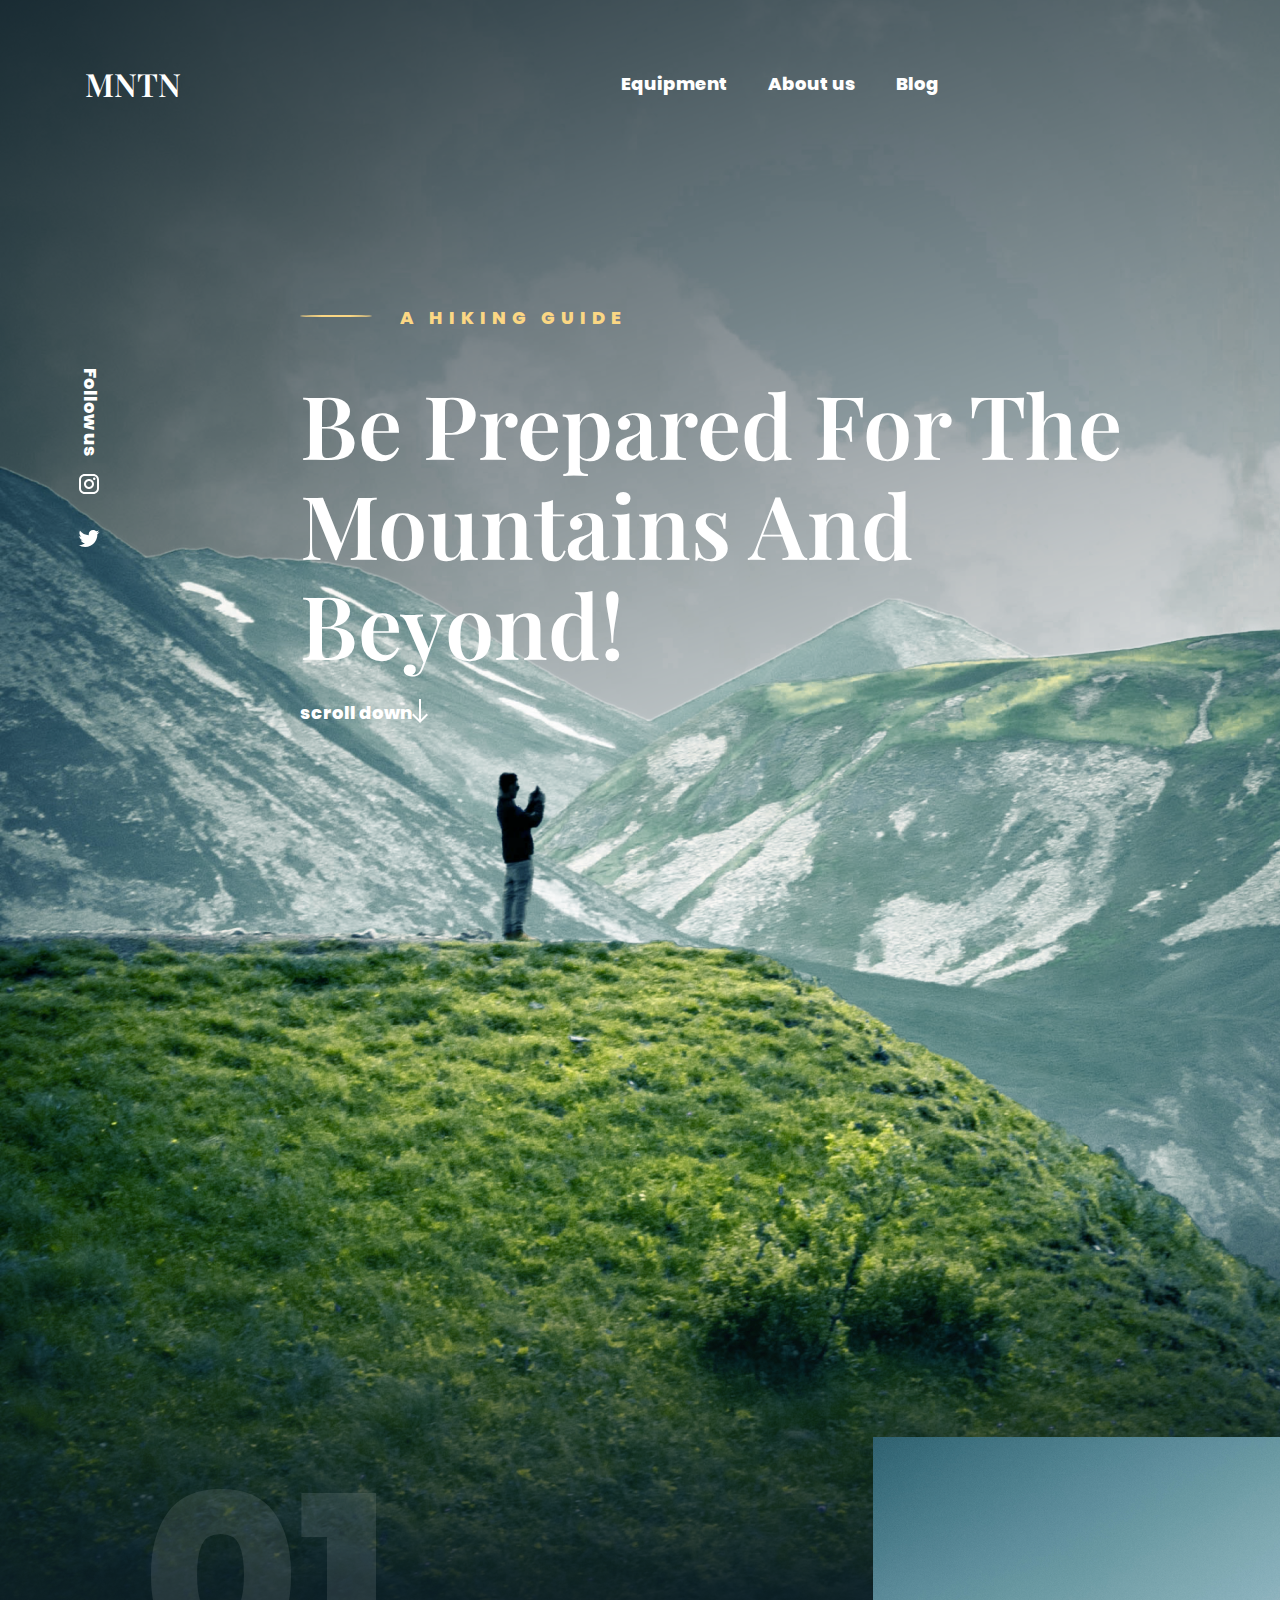
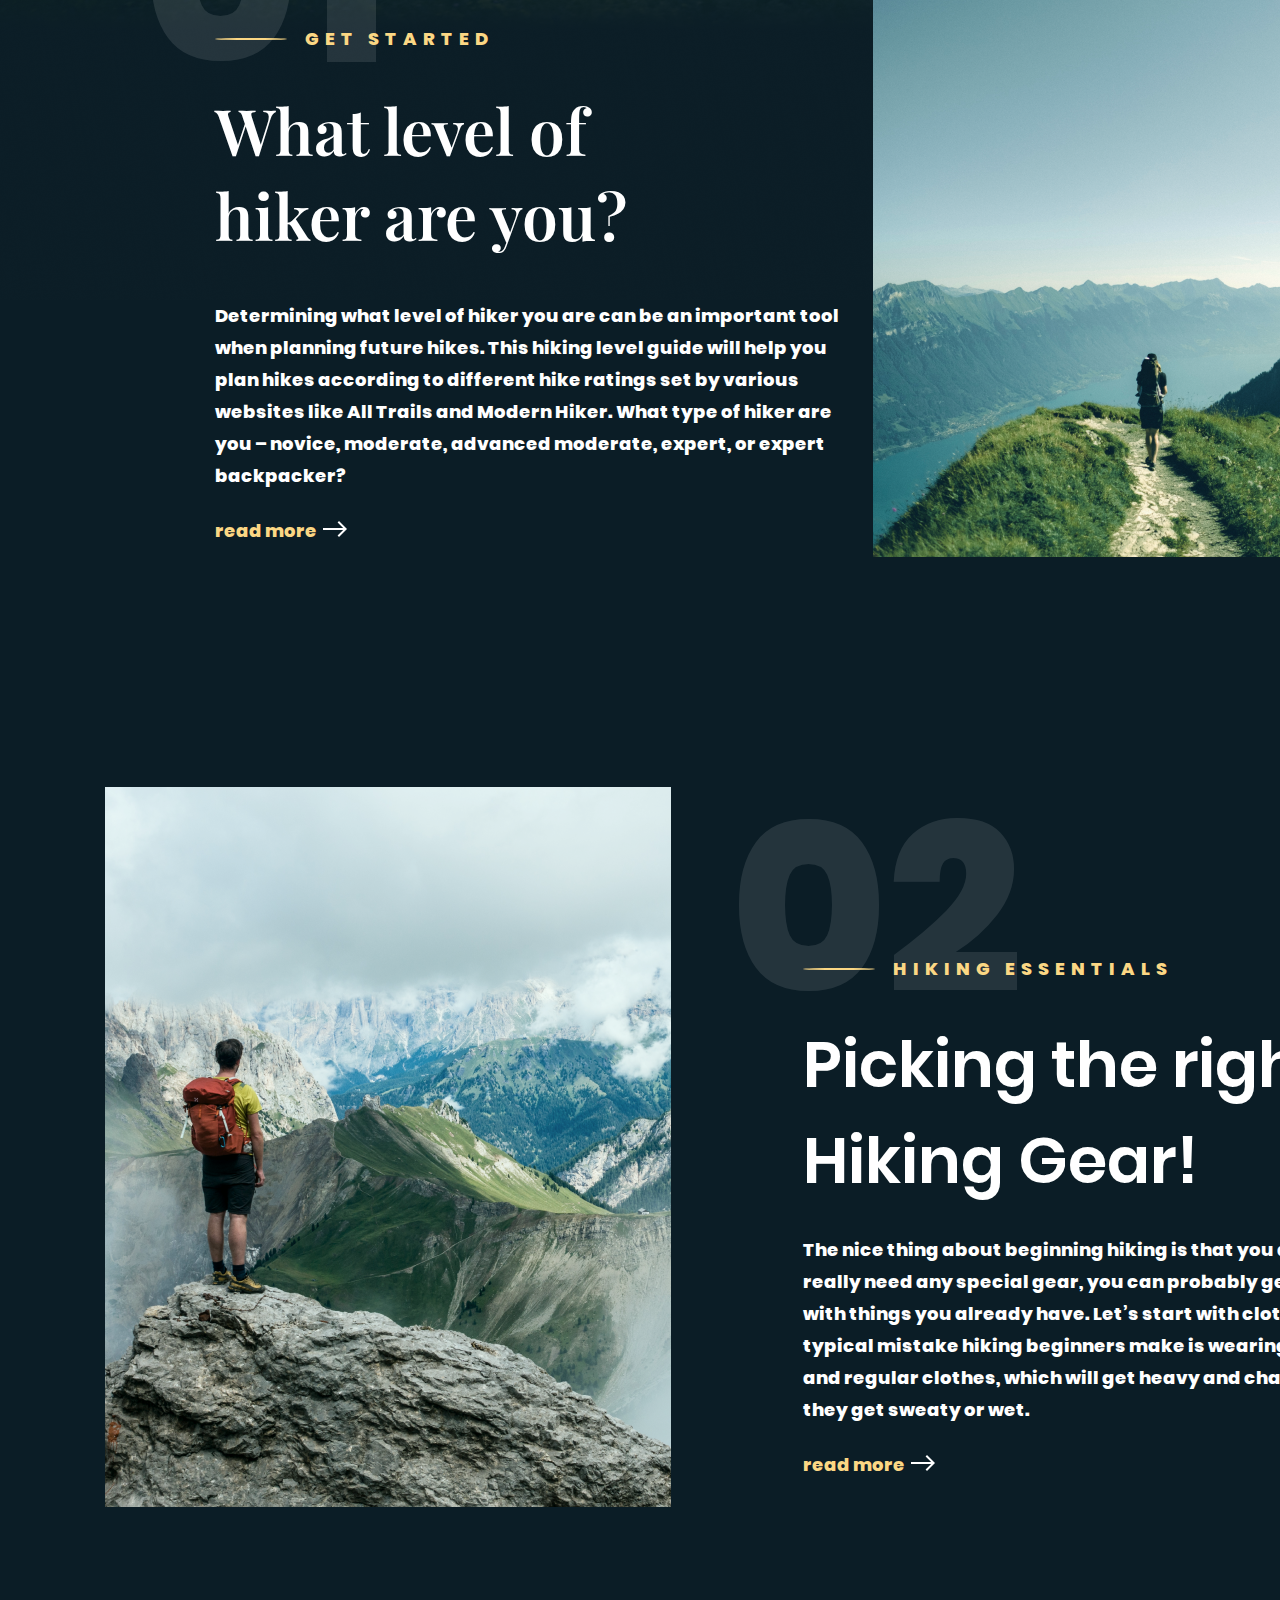
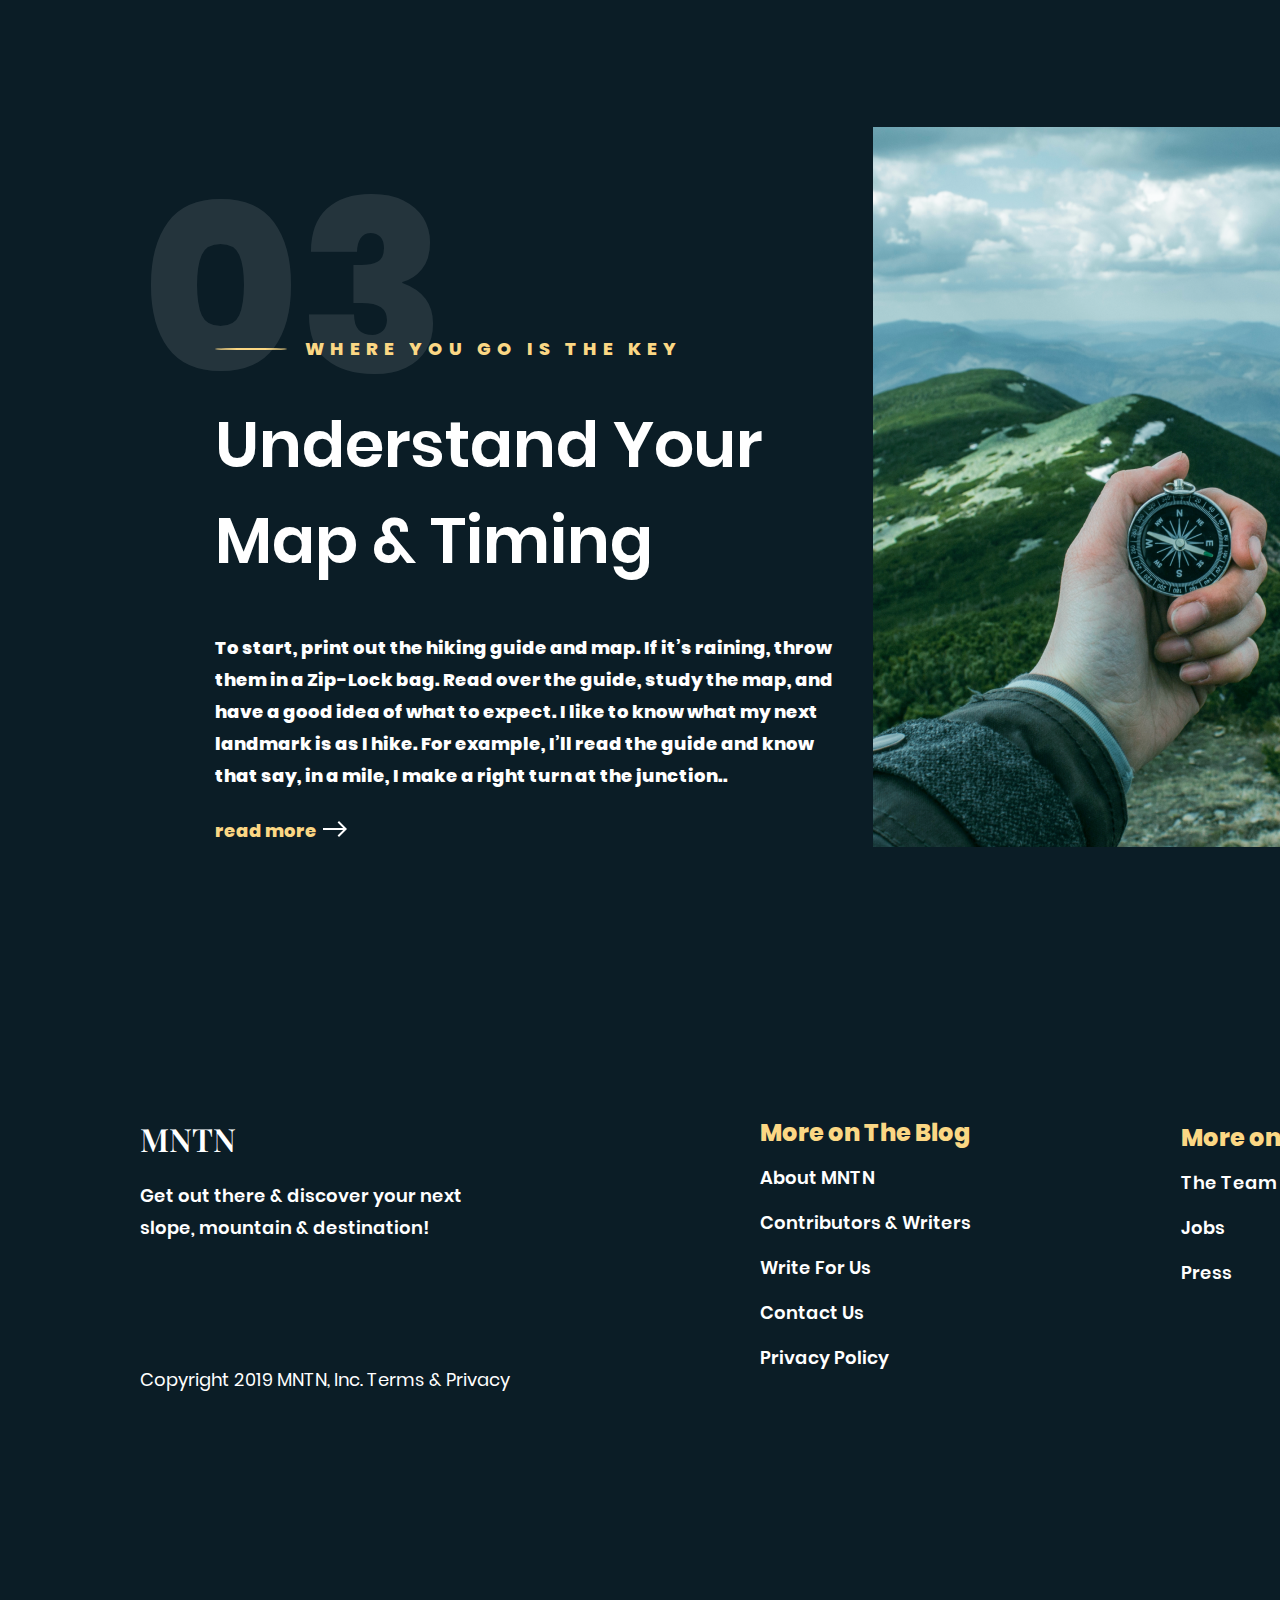
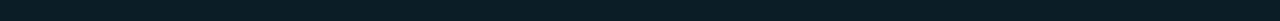
<file: index.html>
<!DOCTYPE html>
<html lang="en">
  <head>
    <meta charset="UTF-8" />
    <meta name="viewport" content="width=device-width, initial-scale=1.0" />
    <title>Document</title>
  </head>
  <body>
    <script src="./top-script.js"></script>
  </body>
</html>
</file>
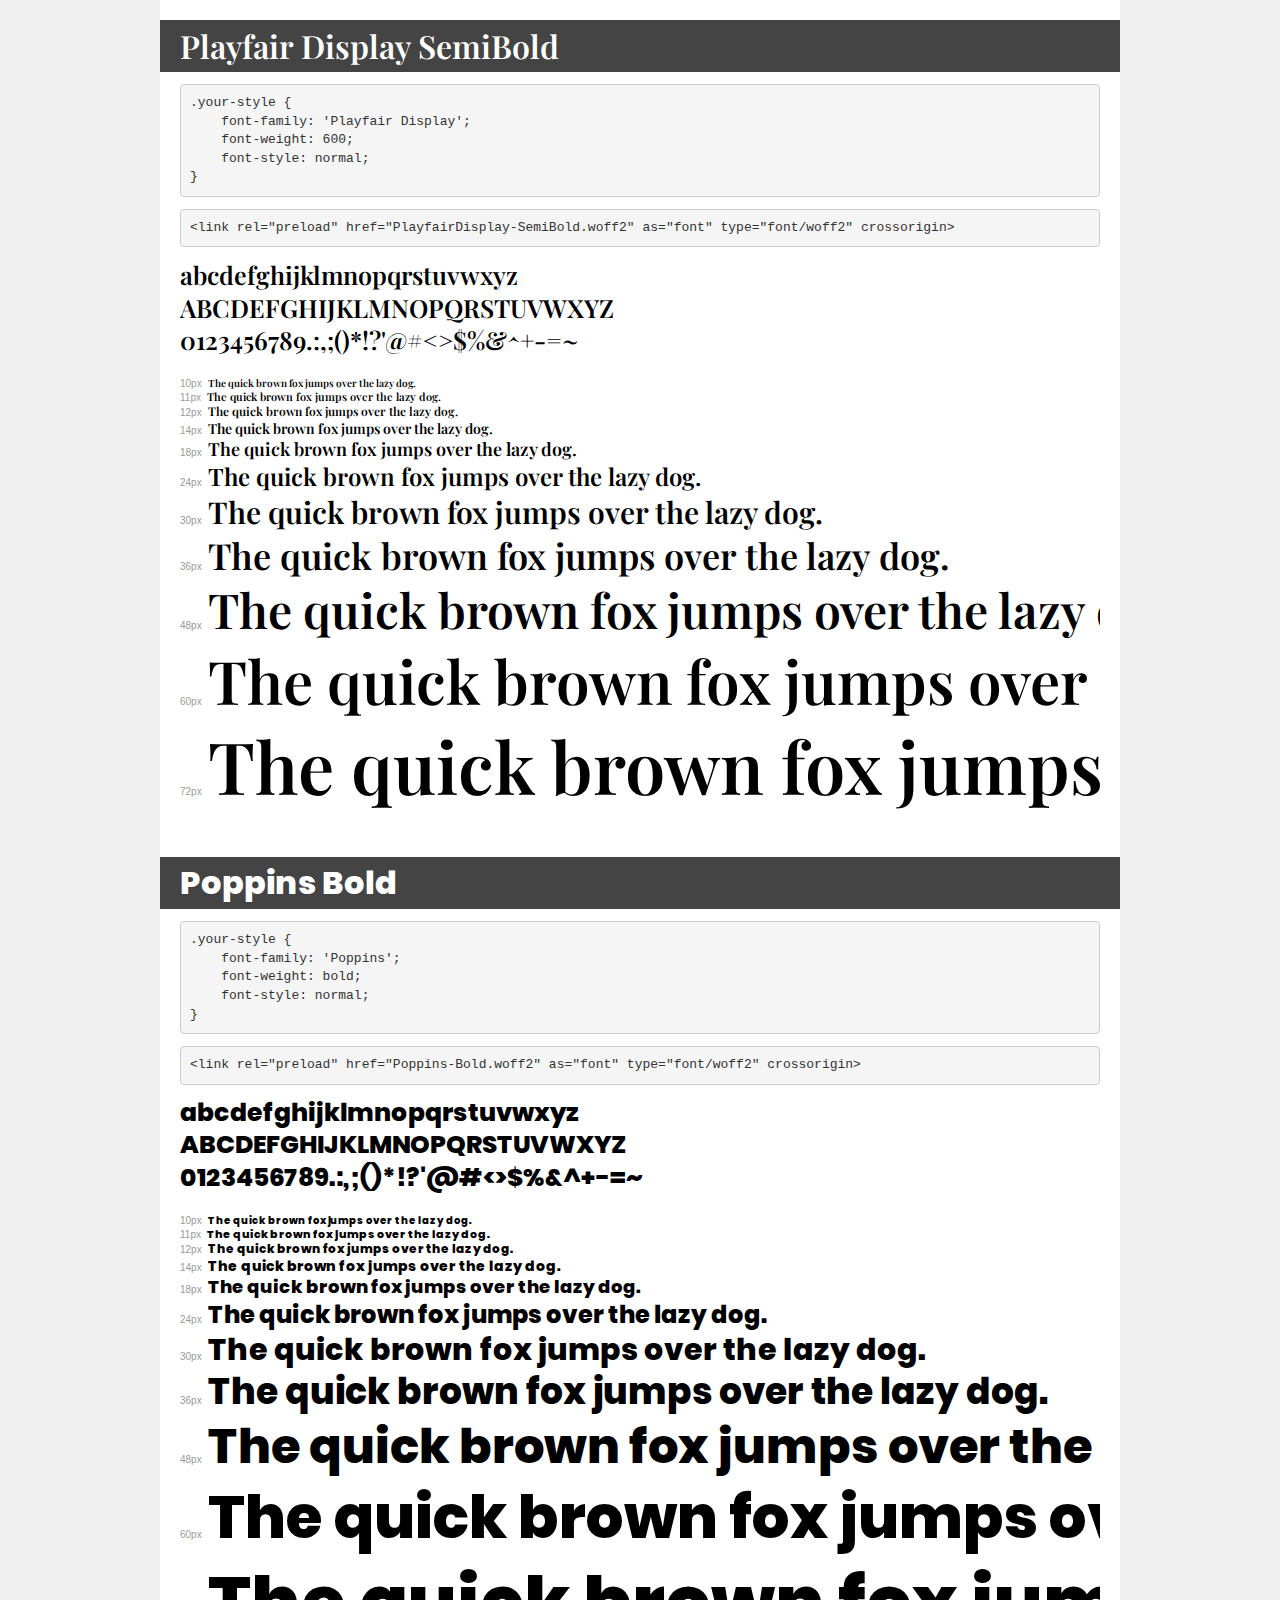
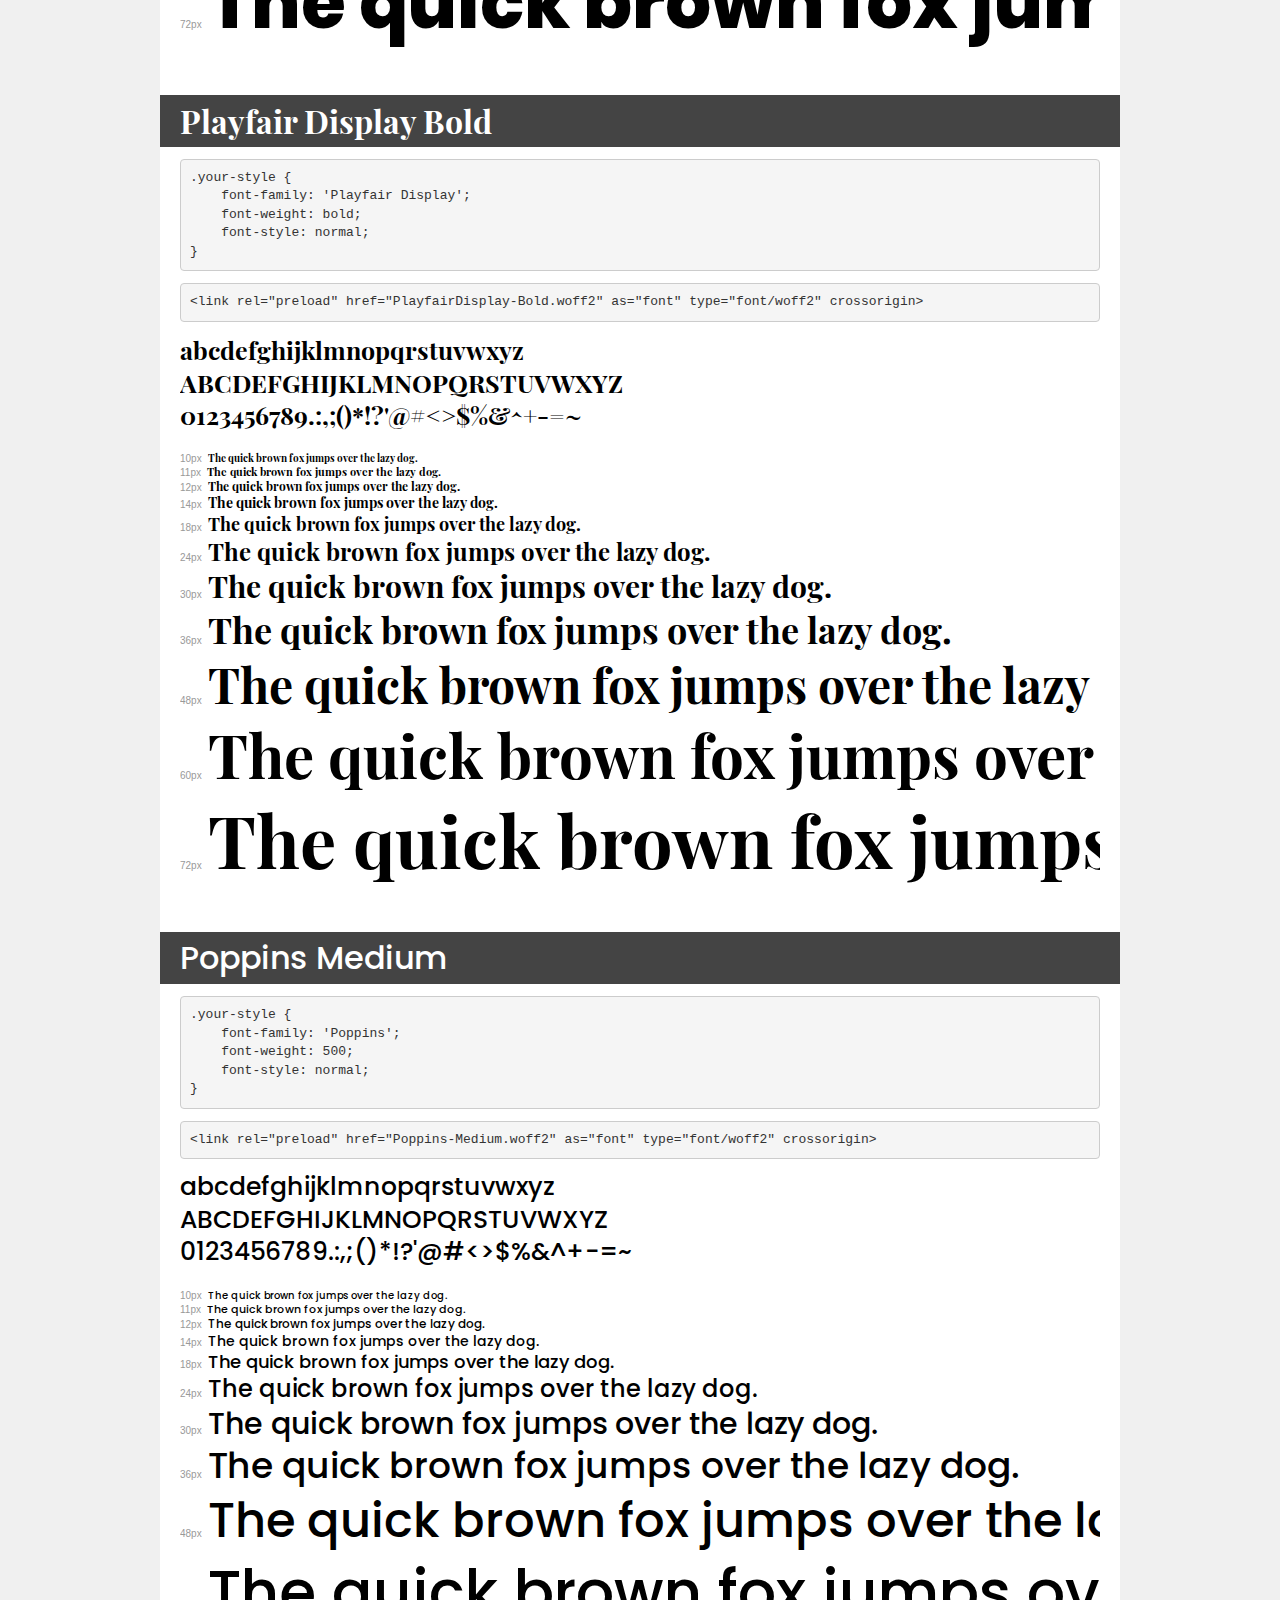
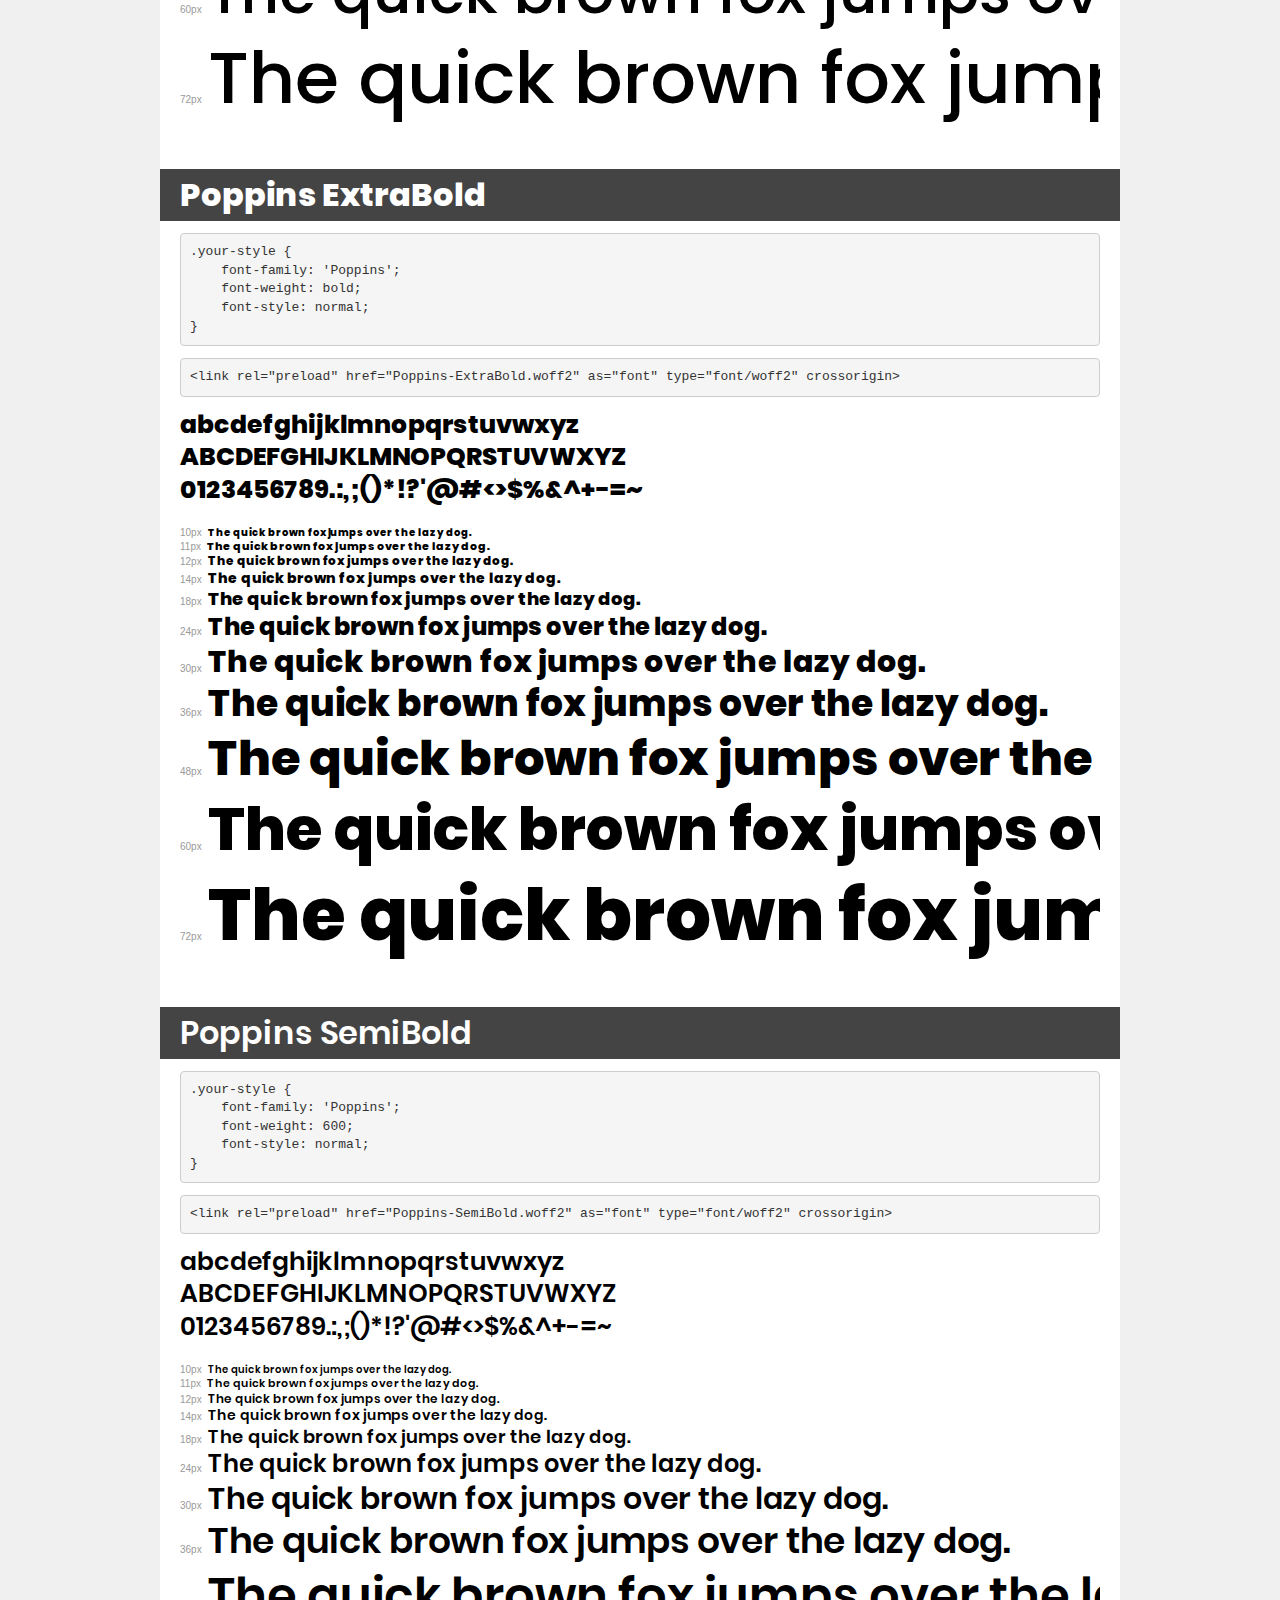
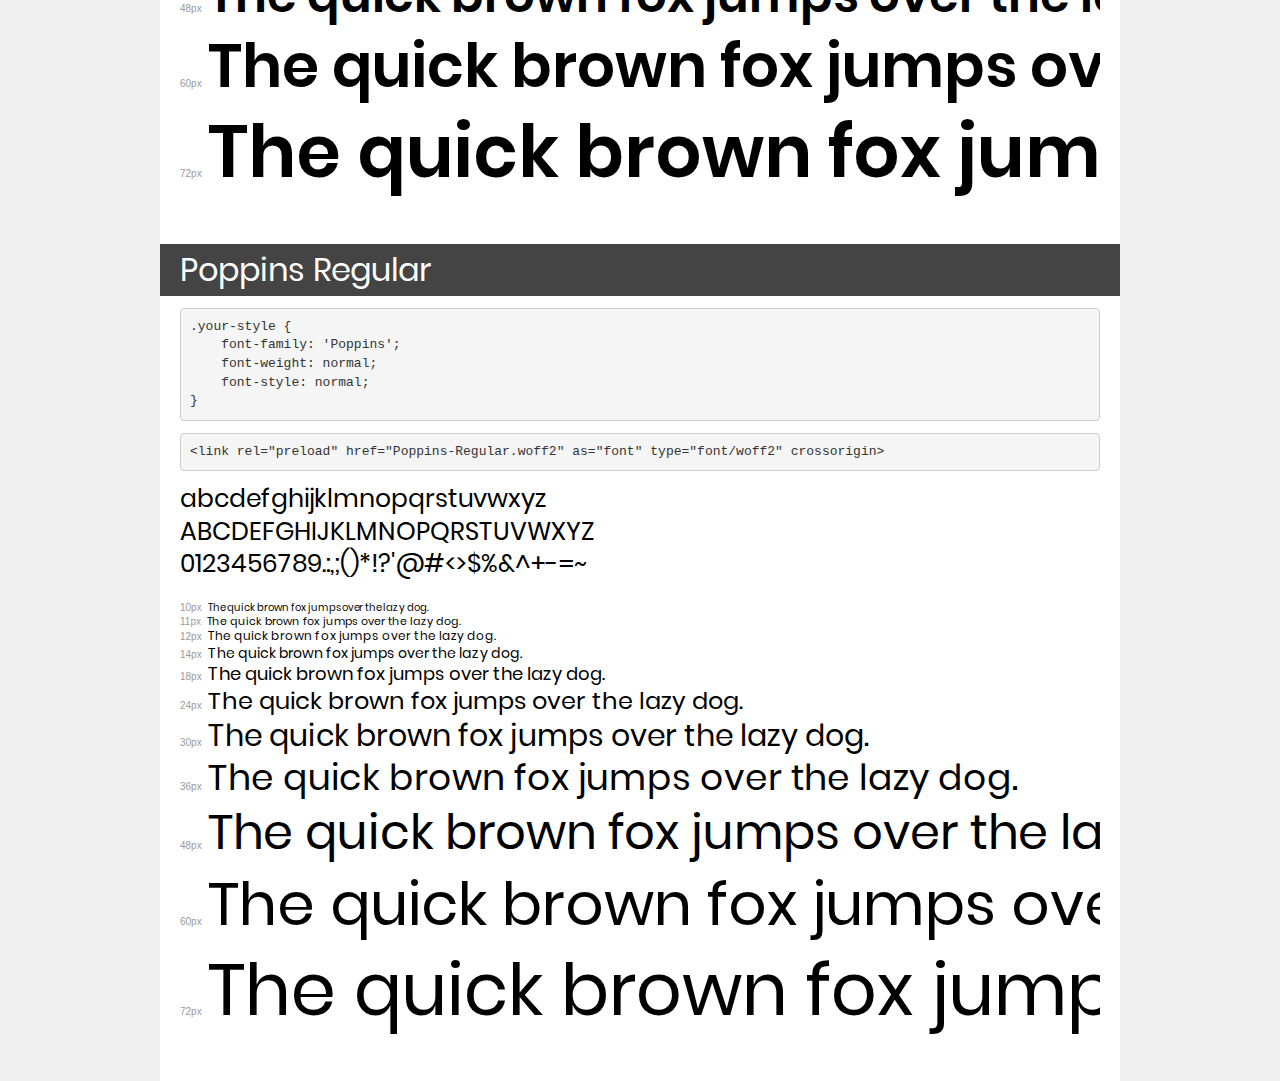
<file: fonts/demo.html>
<!DOCTYPE html>
<html lang="en">
<head>
    <meta charset="utf-8">
    <meta http-equiv="X-UA-Compatible" content="IE=edge">
    <meta name="viewport" content="width=device-width, initial-scale=1">
    <meta name="robots" content="noindex, noarchive">
    <meta name="format-detection" content="telephone=no">
    <title>Transfonter demo</title>
    <link href="stylesheet.css" rel="stylesheet">
    <style>
        /*
        http://meyerweb.com/eric/tools/css/reset/
        v2.0 | 20110126
        License: none (public domain)
        */
        html, body, div, span, applet, object, iframe,
        h1, h2, h3, h4, h5, h6, p, blockquote, pre,
        a, abbr, acronym, address, big, cite, code,
        del, dfn, em, img, ins, kbd, q, s, samp,
        small, strike, strong, sub, sup, tt, var,
        b, u, i, center,
        dl, dt, dd, ol, ul, li,
        fieldset, form, label, legend,
        table, caption, tbody, tfoot, thead, tr, th, td,
        article, aside, canvas, details, embed,
        figure, figcaption, footer, header, hgroup,
        menu, nav, output, ruby, section, summary,
        time, mark, audio, video {
            margin: 0;
            padding: 0;
            border: 0;
            font-size: 100%;
            font: inherit;
            vertical-align: baseline;
        }
        /* HTML5 display-role reset for older browsers */
        article, aside, details, figcaption, figure,
        footer, header, hgroup, menu, nav, section {
            display: block;
        }
        body {
            line-height: 1;
        }
        ol, ul {
            list-style: none;
        }
        blockquote, q {
            quotes: none;
        }
        blockquote:before, blockquote:after,
        q:before, q:after {
            content: '';
            content: none;
        }
        table {
            border-collapse: collapse;
            border-spacing: 0;
        }
        /* demo styles */
        body {
            background: #f0f0f0;
            color: #000;
        }
        .page {
            background: #fff;
            width: 920px;
            margin: 0 auto;
            padding: 20px 20px 0 20px;
            overflow: hidden;
        }
        .font-container {
            overflow-x: auto;
            overflow-y: hidden;
            margin-bottom: 40px;
            line-height: 1.3;
            white-space: nowrap;
            padding-bottom: 5px;
        }
        h1 {
            position: relative;
            background: #444;
            font-size: 32px;
            color: #fff;
            padding: 10px 20px;
            margin: 0 -20px 12px -20px;
        }
        .letters {
            font-size: 25px;
            margin-bottom: 20px;
        }
        .s10:before {
            content: '10px';
        }
        .s11:before {
            content: '11px';
        }
        .s12:before {
            content: '12px';
        }
        .s14:before {
            content: '14px';
        }
        .s18:before {
            content: '18px';
        }
        .s24:before {
            content: '24px';
        }
        .s30:before {
            content: '30px';
        }
        .s36:before {
            content: '36px';
        }
        .s48:before {
            content: '48px';
        }
        .s60:before {
            content: '60px';
        }
        .s72:before {
            content: '72px';
        }
        .s10:before, .s11:before, .s12:before, .s14:before,
        .s18:before, .s24:before, .s30:before, .s36:before,
        .s48:before, .s60:before, .s72:before {
            font-family: Arial, sans-serif;
            font-size: 10px;
            font-weight: normal;
            font-style: normal;
            color: #999;
            padding-right: 6px;
        }
        pre {
            display: block;
            padding: 9px;
            margin: 0 0 12px;
            font-family: Monaco, Menlo, Consolas, "Courier New", monospace;
            font-size: 13px;
            line-height: 1.428571429;
            color: #333;
            font-weight: normal;
            font-style: normal;
            background-color: #f5f5f5;
            border: 1px solid #ccc;
            overflow-x: auto;
            border-radius: 4px;
        }
        /* responsive */
        @media (max-width: 959px) {
            .page {
                width: auto;
                margin: 0;
            }
        }
    </style>
</head>
<body>
<div class="page">
    <div class="demo">
        <h1 style="font-family: 'Playfair Display'; font-weight: 600; font-style: normal;">Playfair Display SemiBold</h1>
        <pre title="Usage">.your-style {
    font-family: 'Playfair Display';
    font-weight: 600;
    font-style: normal;
}</pre>
        <pre title="Preload (optional)">
&lt;link rel=&quot;preload&quot; href=&quot;PlayfairDisplay-SemiBold.woff2&quot; as=&quot;font&quot; type=&quot;font/woff2&quot; crossorigin&gt;</pre>
        <div class="font-container" style="font-family: 'Playfair Display'; font-weight: 600; font-style: normal;">
            <p class="letters">
                abcdefghijklmnopqrstuvwxyz<br>
ABCDEFGHIJKLMNOPQRSTUVWXYZ<br>
                0123456789.:,;()*!?'@#&lt;&gt;$%&^+-=~
            </p>
            <p class="s10" style="font-size: 10px;">The quick brown fox jumps over the lazy dog.</p>
            <p class="s11" style="font-size: 11px;">The quick brown fox jumps over the lazy dog.</p>
            <p class="s12" style="font-size: 12px;">The quick brown fox jumps over the lazy dog.</p>
            <p class="s14" style="font-size: 14px;">The quick brown fox jumps over the lazy dog.</p>
            <p class="s18" style="font-size: 18px;">The quick brown fox jumps over the lazy dog.</p>
            <p class="s24" style="font-size: 24px;">The quick brown fox jumps over the lazy dog.</p>
            <p class="s30" style="font-size: 30px;">The quick brown fox jumps over the lazy dog.</p>
            <p class="s36" style="font-size: 36px;">The quick brown fox jumps over the lazy dog.</p>
            <p class="s48" style="font-size: 48px;">The quick brown fox jumps over the lazy dog.</p>
            <p class="s60" style="font-size: 60px;">The quick brown fox jumps over the lazy dog.</p>
            <p class="s72" style="font-size: 72px;">The quick brown fox jumps over the lazy dog.</p>
        </div>
    </div>

    <div class="demo">
        <h1 style="font-family: 'Poppins'; font-weight: bold; font-style: normal;">Poppins Bold</h1>
        <pre title="Usage">.your-style {
    font-family: 'Poppins';
    font-weight: bold;
    font-style: normal;
}</pre>
        <pre title="Preload (optional)">
&lt;link rel=&quot;preload&quot; href=&quot;Poppins-Bold.woff2&quot; as=&quot;font&quot; type=&quot;font/woff2&quot; crossorigin&gt;</pre>
        <div class="font-container" style="font-family: 'Poppins'; font-weight: bold; font-style: normal;">
            <p class="letters">
                abcdefghijklmnopqrstuvwxyz<br>
ABCDEFGHIJKLMNOPQRSTUVWXYZ<br>
                0123456789.:,;()*!?'@#&lt;&gt;$%&^+-=~
            </p>
            <p class="s10" style="font-size: 10px;">The quick brown fox jumps over the lazy dog.</p>
            <p class="s11" style="font-size: 11px;">The quick brown fox jumps over the lazy dog.</p>
            <p class="s12" style="font-size: 12px;">The quick brown fox jumps over the lazy dog.</p>
            <p class="s14" style="font-size: 14px;">The quick brown fox jumps over the lazy dog.</p>
            <p class="s18" style="font-size: 18px;">The quick brown fox jumps over the lazy dog.</p>
            <p class="s24" style="font-size: 24px;">The quick brown fox jumps over the lazy dog.</p>
            <p class="s30" style="font-size: 30px;">The quick brown fox jumps over the lazy dog.</p>
            <p class="s36" style="font-size: 36px;">The quick brown fox jumps over the lazy dog.</p>
            <p class="s48" style="font-size: 48px;">The quick brown fox jumps over the lazy dog.</p>
            <p class="s60" style="font-size: 60px;">The quick brown fox jumps over the lazy dog.</p>
            <p class="s72" style="font-size: 72px;">The quick brown fox jumps over the lazy dog.</p>
        </div>
    </div>

    <div class="demo">
        <h1 style="font-family: 'Playfair Display'; font-weight: bold; font-style: normal;">Playfair Display Bold</h1>
        <pre title="Usage">.your-style {
    font-family: 'Playfair Display';
    font-weight: bold;
    font-style: normal;
}</pre>
        <pre title="Preload (optional)">
&lt;link rel=&quot;preload&quot; href=&quot;PlayfairDisplay-Bold.woff2&quot; as=&quot;font&quot; type=&quot;font/woff2&quot; crossorigin&gt;</pre>
        <div class="font-container" style="font-family: 'Playfair Display'; font-weight: bold; font-style: normal;">
            <p class="letters">
                abcdefghijklmnopqrstuvwxyz<br>
ABCDEFGHIJKLMNOPQRSTUVWXYZ<br>
                0123456789.:,;()*!?'@#&lt;&gt;$%&^+-=~
            </p>
            <p class="s10" style="font-size: 10px;">The quick brown fox jumps over the lazy dog.</p>
            <p class="s11" style="font-size: 11px;">The quick brown fox jumps over the lazy dog.</p>
            <p class="s12" style="font-size: 12px;">The quick brown fox jumps over the lazy dog.</p>
            <p class="s14" style="font-size: 14px;">The quick brown fox jumps over the lazy dog.</p>
            <p class="s18" style="font-size: 18px;">The quick brown fox jumps over the lazy dog.</p>
            <p class="s24" style="font-size: 24px;">The quick brown fox jumps over the lazy dog.</p>
            <p class="s30" style="font-size: 30px;">The quick brown fox jumps over the lazy dog.</p>
            <p class="s36" style="font-size: 36px;">The quick brown fox jumps over the lazy dog.</p>
            <p class="s48" style="font-size: 48px;">The quick brown fox jumps over the lazy dog.</p>
            <p class="s60" style="font-size: 60px;">The quick brown fox jumps over the lazy dog.</p>
            <p class="s72" style="font-size: 72px;">The quick brown fox jumps over the lazy dog.</p>
        </div>
    </div>

    <div class="demo">
        <h1 style="font-family: 'Poppins'; font-weight: 500; font-style: normal;">Poppins Medium</h1>
        <pre title="Usage">.your-style {
    font-family: 'Poppins';
    font-weight: 500;
    font-style: normal;
}</pre>
        <pre title="Preload (optional)">
&lt;link rel=&quot;preload&quot; href=&quot;Poppins-Medium.woff2&quot; as=&quot;font&quot; type=&quot;font/woff2&quot; crossorigin&gt;</pre>
        <div class="font-container" style="font-family: 'Poppins'; font-weight: 500; font-style: normal;">
            <p class="letters">
                abcdefghijklmnopqrstuvwxyz<br>
ABCDEFGHIJKLMNOPQRSTUVWXYZ<br>
                0123456789.:,;()*!?'@#&lt;&gt;$%&^+-=~
            </p>
            <p class="s10" style="font-size: 10px;">The quick brown fox jumps over the lazy dog.</p>
            <p class="s11" style="font-size: 11px;">The quick brown fox jumps over the lazy dog.</p>
            <p class="s12" style="font-size: 12px;">The quick brown fox jumps over the lazy dog.</p>
            <p class="s14" style="font-size: 14px;">The quick brown fox jumps over the lazy dog.</p>
            <p class="s18" style="font-size: 18px;">The quick brown fox jumps over the lazy dog.</p>
            <p class="s24" style="font-size: 24px;">The quick brown fox jumps over the lazy dog.</p>
            <p class="s30" style="font-size: 30px;">The quick brown fox jumps over the lazy dog.</p>
            <p class="s36" style="font-size: 36px;">The quick brown fox jumps over the lazy dog.</p>
            <p class="s48" style="font-size: 48px;">The quick brown fox jumps over the lazy dog.</p>
            <p class="s60" style="font-size: 60px;">The quick brown fox jumps over the lazy dog.</p>
            <p class="s72" style="font-size: 72px;">The quick brown fox jumps over the lazy dog.</p>
        </div>
    </div>

    <div class="demo">
        <h1 style="font-family: 'Poppins'; font-weight: bold; font-style: normal;">Poppins ExtraBold</h1>
        <pre title="Usage">.your-style {
    font-family: 'Poppins';
    font-weight: bold;
    font-style: normal;
}</pre>
        <pre title="Preload (optional)">
&lt;link rel=&quot;preload&quot; href=&quot;Poppins-ExtraBold.woff2&quot; as=&quot;font&quot; type=&quot;font/woff2&quot; crossorigin&gt;</pre>
        <div class="font-container" style="font-family: 'Poppins'; font-weight: bold; font-style: normal;">
            <p class="letters">
                abcdefghijklmnopqrstuvwxyz<br>
ABCDEFGHIJKLMNOPQRSTUVWXYZ<br>
                0123456789.:,;()*!?'@#&lt;&gt;$%&^+-=~
            </p>
            <p class="s10" style="font-size: 10px;">The quick brown fox jumps over the lazy dog.</p>
            <p class="s11" style="font-size: 11px;">The quick brown fox jumps over the lazy dog.</p>
            <p class="s12" style="font-size: 12px;">The quick brown fox jumps over the lazy dog.</p>
            <p class="s14" style="font-size: 14px;">The quick brown fox jumps over the lazy dog.</p>
            <p class="s18" style="font-size: 18px;">The quick brown fox jumps over the lazy dog.</p>
            <p class="s24" style="font-size: 24px;">The quick brown fox jumps over the lazy dog.</p>
            <p class="s30" style="font-size: 30px;">The quick brown fox jumps over the lazy dog.</p>
            <p class="s36" style="font-size: 36px;">The quick brown fox jumps over the lazy dog.</p>
            <p class="s48" style="font-size: 48px;">The quick brown fox jumps over the lazy dog.</p>
            <p class="s60" style="font-size: 60px;">The quick brown fox jumps over the lazy dog.</p>
            <p class="s72" style="font-size: 72px;">The quick brown fox jumps over the lazy dog.</p>
        </div>
    </div>

    <div class="demo">
        <h1 style="font-family: 'Poppins'; font-weight: 600; font-style: normal;">Poppins SemiBold</h1>
        <pre title="Usage">.your-style {
    font-family: 'Poppins';
    font-weight: 600;
    font-style: normal;
}</pre>
        <pre title="Preload (optional)">
&lt;link rel=&quot;preload&quot; href=&quot;Poppins-SemiBold.woff2&quot; as=&quot;font&quot; type=&quot;font/woff2&quot; crossorigin&gt;</pre>
        <div class="font-container" style="font-family: 'Poppins'; font-weight: 600; font-style: normal;">
            <p class="letters">
                abcdefghijklmnopqrstuvwxyz<br>
ABCDEFGHIJKLMNOPQRSTUVWXYZ<br>
                0123456789.:,;()*!?'@#&lt;&gt;$%&^+-=~
            </p>
            <p class="s10" style="font-size: 10px;">The quick brown fox jumps over the lazy dog.</p>
            <p class="s11" style="font-size: 11px;">The quick brown fox jumps over the lazy dog.</p>
            <p class="s12" style="font-size: 12px;">The quick brown fox jumps over the lazy dog.</p>
            <p class="s14" style="font-size: 14px;">The quick brown fox jumps over the lazy dog.</p>
            <p class="s18" style="font-size: 18px;">The quick brown fox jumps over the lazy dog.</p>
            <p class="s24" style="font-size: 24px;">The quick brown fox jumps over the lazy dog.</p>
            <p class="s30" style="font-size: 30px;">The quick brown fox jumps over the lazy dog.</p>
            <p class="s36" style="font-size: 36px;">The quick brown fox jumps over the lazy dog.</p>
            <p class="s48" style="font-size: 48px;">The quick brown fox jumps over the lazy dog.</p>
            <p class="s60" style="font-size: 60px;">The quick brown fox jumps over the lazy dog.</p>
            <p class="s72" style="font-size: 72px;">The quick brown fox jumps over the lazy dog.</p>
        </div>
    </div>

    <div class="demo">
        <h1 style="font-family: 'Poppins'; font-weight: normal; font-style: normal;">Poppins Regular</h1>
        <pre title="Usage">.your-style {
    font-family: 'Poppins';
    font-weight: normal;
    font-style: normal;
}</pre>
        <pre title="Preload (optional)">
&lt;link rel=&quot;preload&quot; href=&quot;Poppins-Regular.woff2&quot; as=&quot;font&quot; type=&quot;font/woff2&quot; crossorigin&gt;</pre>
        <div class="font-container" style="font-family: 'Poppins'; font-weight: normal; font-style: normal;">
            <p class="letters">
                abcdefghijklmnopqrstuvwxyz<br>
ABCDEFGHIJKLMNOPQRSTUVWXYZ<br>
                0123456789.:,;()*!?'@#&lt;&gt;$%&^+-=~
            </p>
            <p class="s10" style="font-size: 10px;">The quick brown fox jumps over the lazy dog.</p>
            <p class="s11" style="font-size: 11px;">The quick brown fox jumps over the lazy dog.</p>
            <p class="s12" style="font-size: 12px;">The quick brown fox jumps over the lazy dog.</p>
            <p class="s14" style="font-size: 14px;">The quick brown fox jumps over the lazy dog.</p>
            <p class="s18" style="font-size: 18px;">The quick brown fox jumps over the lazy dog.</p>
            <p class="s24" style="font-size: 24px;">The quick brown fox jumps over the lazy dog.</p>
            <p class="s30" style="font-size: 30px;">The quick brown fox jumps over the lazy dog.</p>
            <p class="s36" style="font-size: 36px;">The quick brown fox jumps over the lazy dog.</p>
            <p class="s48" style="font-size: 48px;">The quick brown fox jumps over the lazy dog.</p>
            <p class="s60" style="font-size: 60px;">The quick brown fox jumps over the lazy dog.</p>
            <p class="s72" style="font-size: 72px;">The quick brown fox jumps over the lazy dog.</p>
        </div>
    </div>

</div>
</body>
</html>
</file>
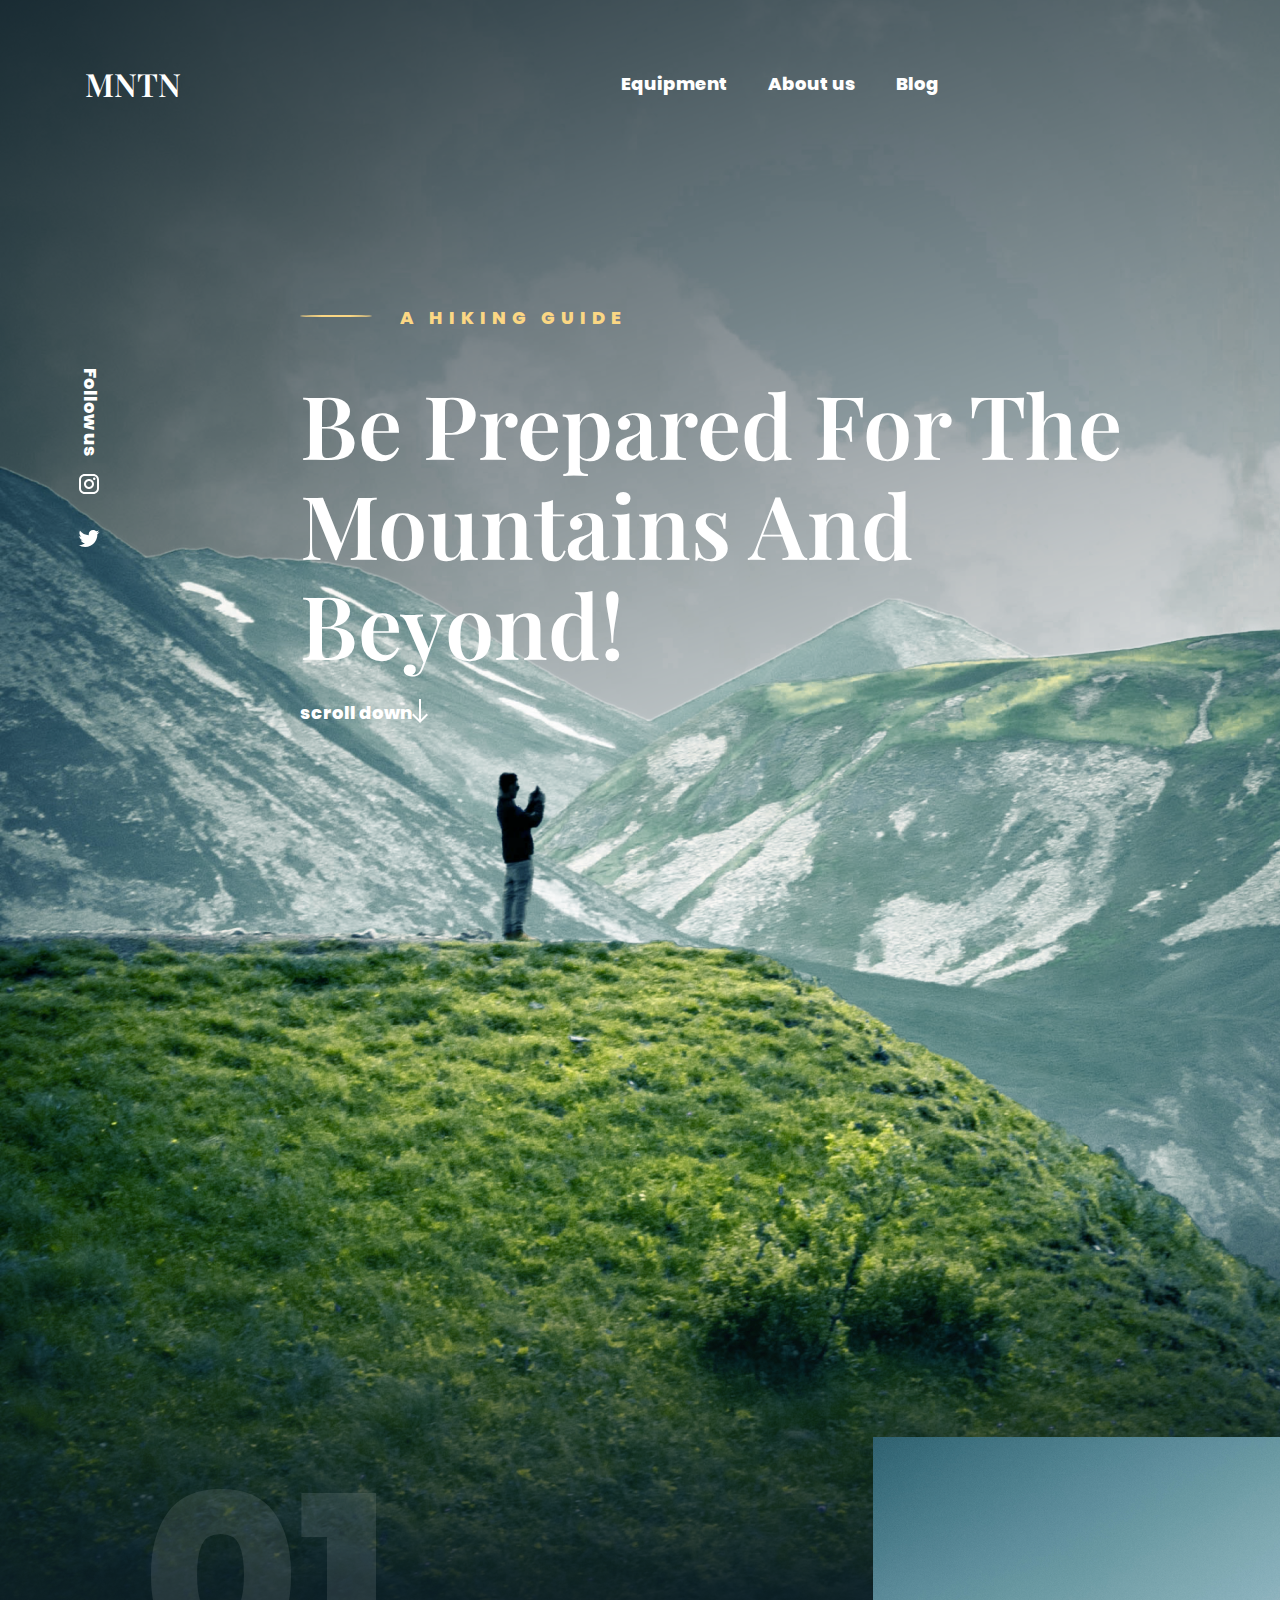
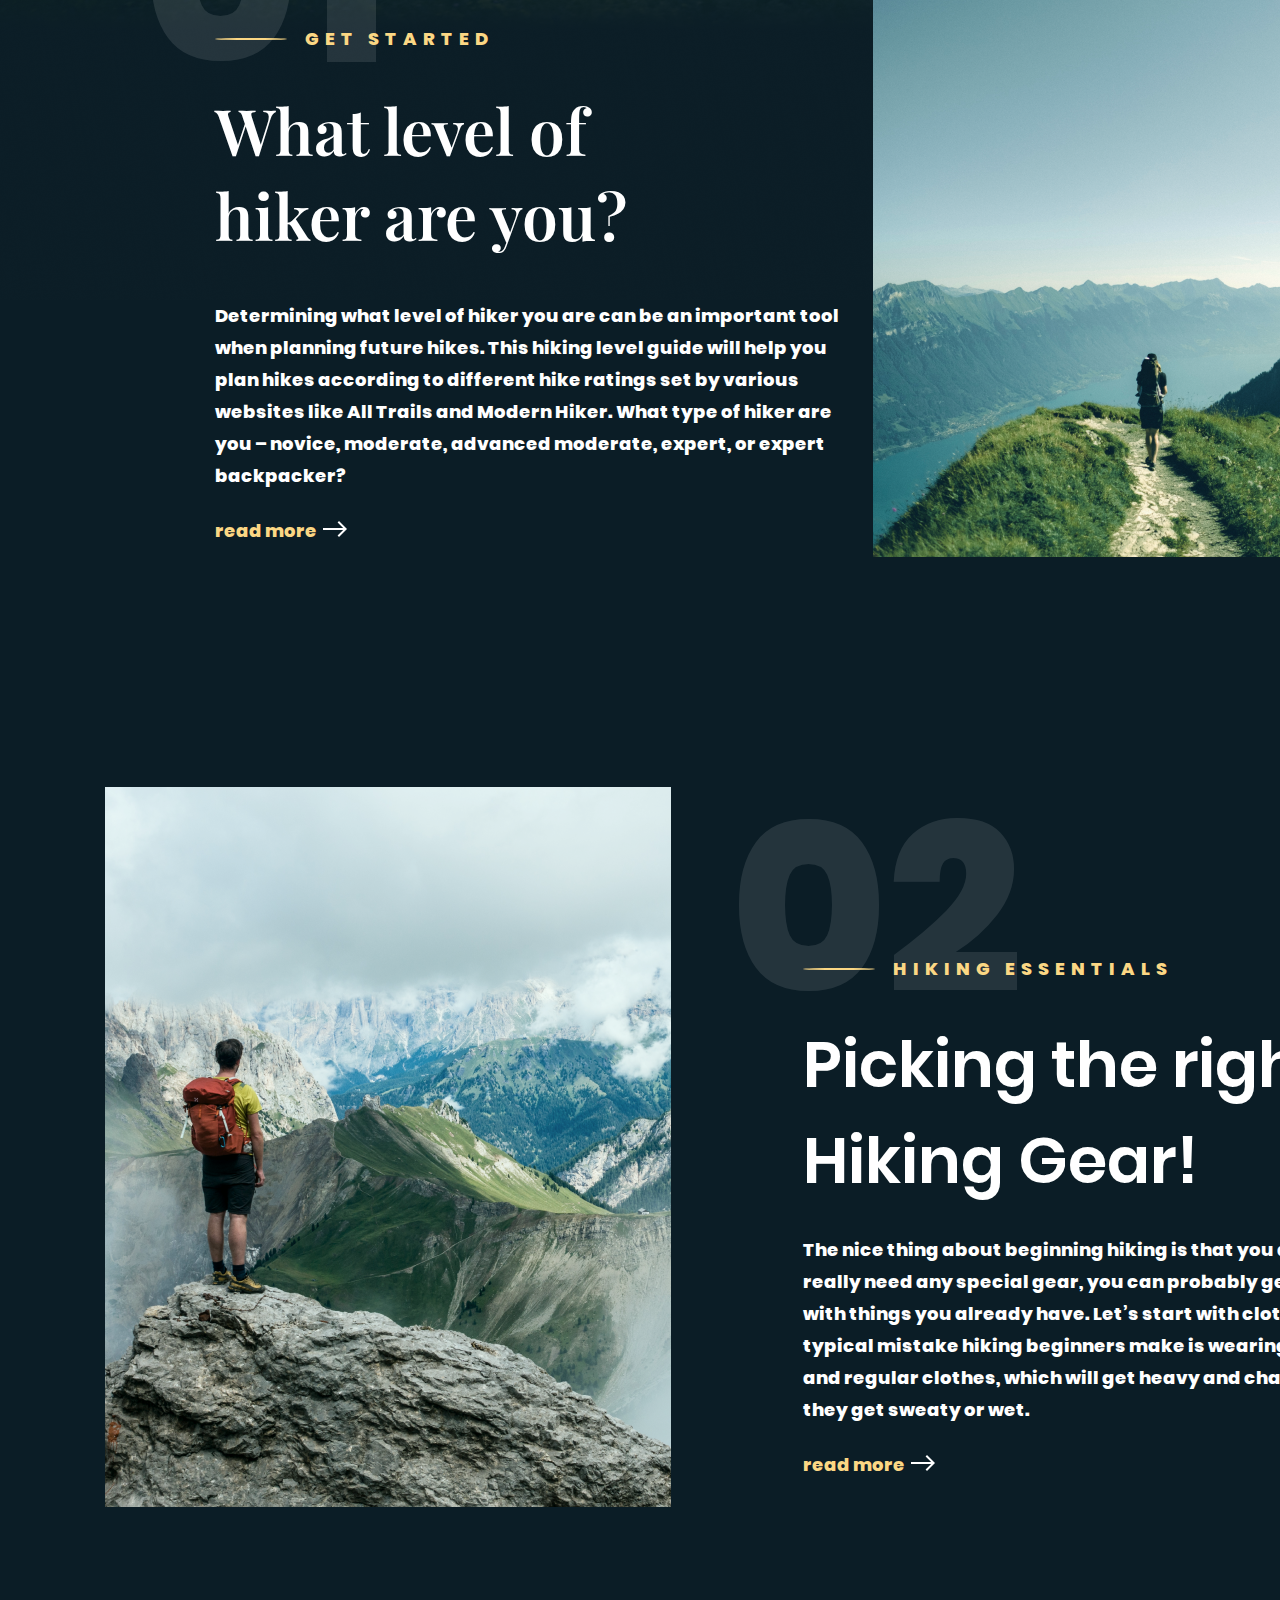
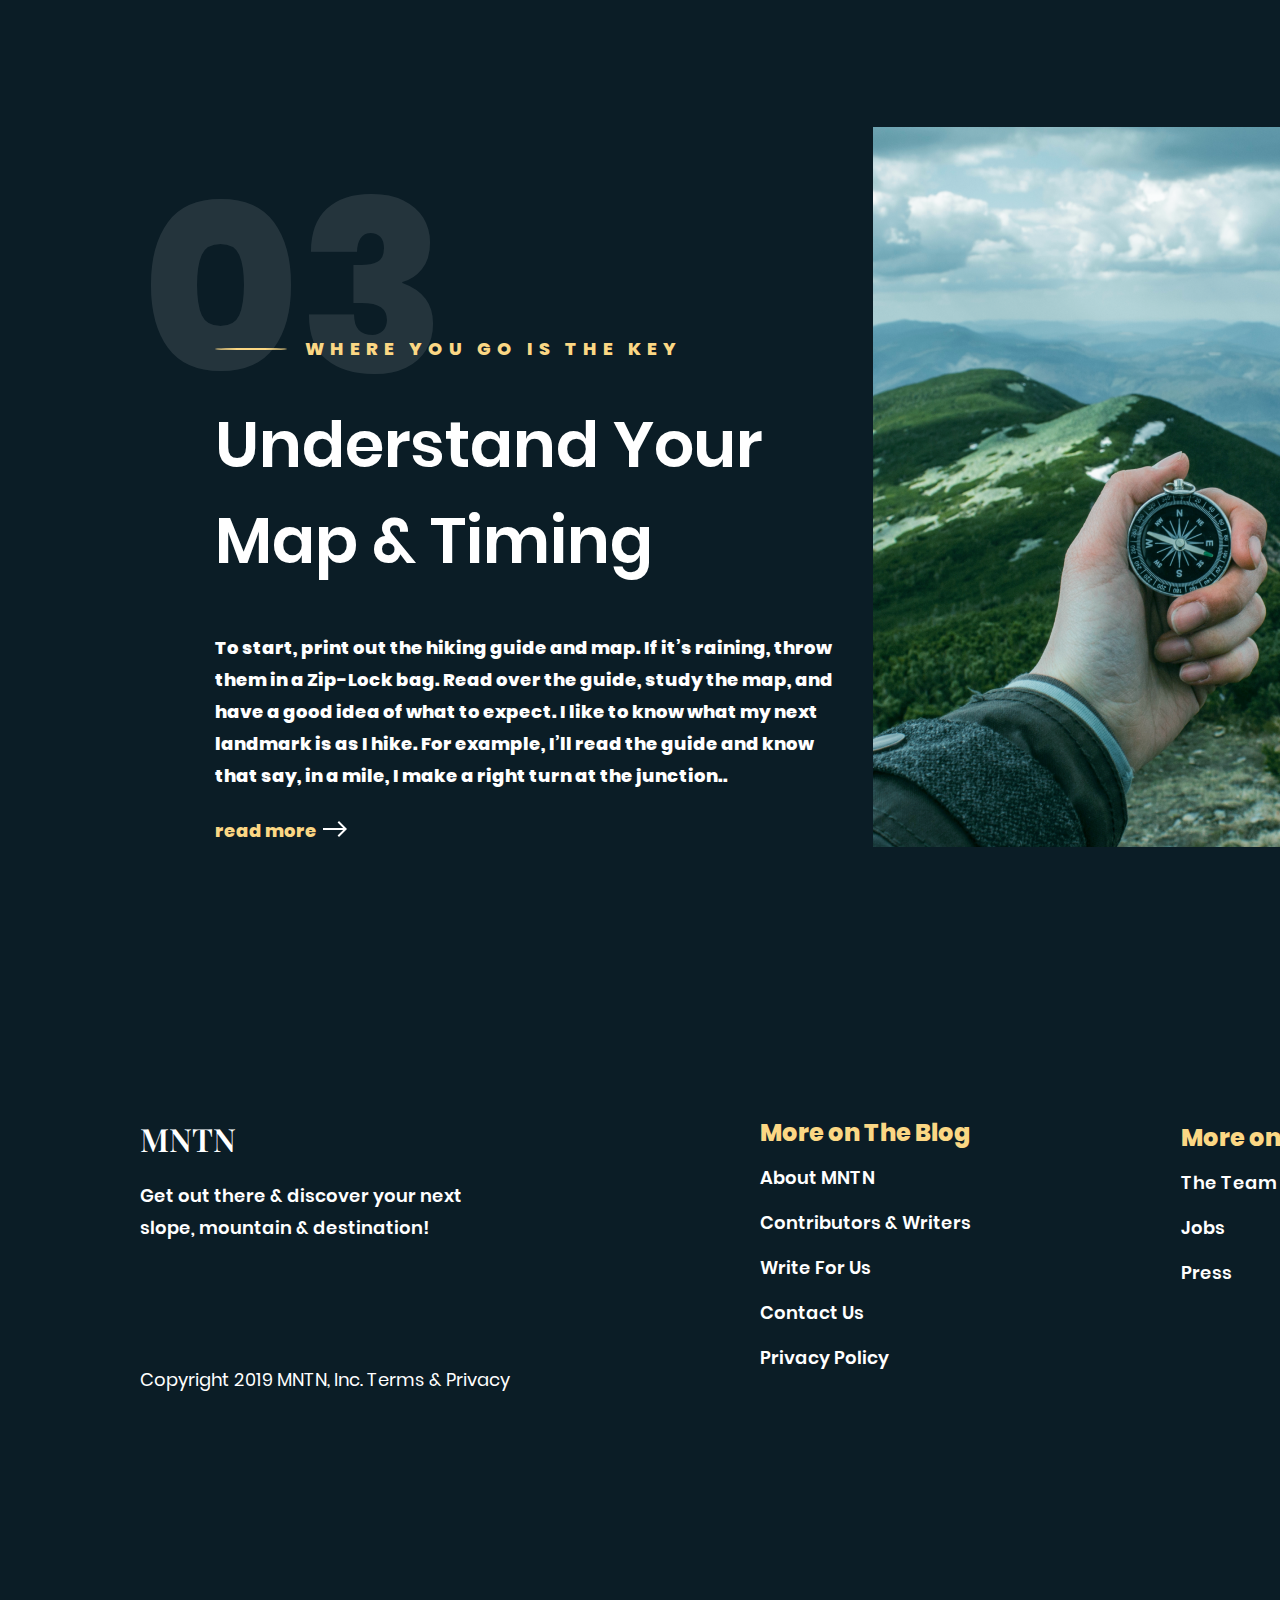
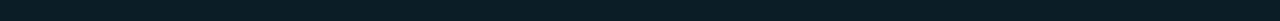
<file: site_desktop/d-index.html>
<!DOCTYPE html>
<html lang="en">
  <head>
    <meta charset="UTF-8" />
    <meta name="viewport" content="width=device-width, initial-scale=1.0" />
    <link rel="stylesheet" href="./reset.css" />
    <link rel="stylesheet" href="./media-1537&above.css" />
    <link rel="stylesheet" href="./fonts/stylesheet.css" />
    <link rel="stylesheet" href="./media-900-1550.css"/>

    <title>Document</title>
  </head>
  <body>
    <div class="mainContainer">
      <header>
        <div class="header">
          <nav>
            <div>
              <ul class="menu">
                <li class="logo1">
                  <a
                    href=""
                    style="color: rgb(255, 255, 255); text-decoration: none"
                  >
                    MNTN
                  </a>
                </li>
                <li>
                  <ul class="little_menu">
                    <li>
                      <a href="#" style="color: rgb(255, 255, 255)">
                        Equipment
                      </a>
                    </li>
                    <li>
                      <a href="#" style="color: rgb(255, 255, 255)">
                        About us
                      </a>
                    </li>
                    <li>
                      <a href="#" style="color: rgb(255, 255, 255)"> Blog </a>
                    </li>
                  </ul>
                </li>
                <li class="account">
                  <a href="#" style="color: rgb(255, 255, 255)"> Account </a>
                </li>
                
              </ul>
            </div>
          </nav>
        </div>
      </header>
      
      <main>
        <div class="container">
          <ul class="bigHeader">
            <li class="followUs">
              <a href="#" style="color: rgb(255, 255, 255)">Follow us </a>
            </li><a class="instagram" href="#" style="color: rgb(255, 255, 255)">
            
            </a>
            <li></li>
            <a class="twitter" href="#" style="color: rgb(255, 255, 255)"> </a>
            <li>
              <ul>
                <div class="littleLine"></div>
                <div class="hikingGuide">A hiking guide</div>
                <div class="BePrepared">
                  Be Prepared for The Mountains and Beyond!
                </div>
                   <span class="scrollDown">
                        <a href="./index.html#01"  style="color: rgb(255, 255, 255)"  >scroll down</a>
                    </span>
              </ul>
              <ul class="startBar">
                <div>Start</div>
                <div>01</div>
                <div>02</div>
                <div>03</div>
              </ul>
              <ul class="vertical_line"></ul>
            </li>
            <li></li>
          </ul>
        </div>
      </section>
      <section>
        <ul class="grid">
          <li>
            <div>
              <div  id="01" class="l1">01</div>
              <div class="YellowLine"></div>
              <div class="GetStarted">Get started</div>
            </div>
            <div class="LevelOfHiker">What level of hiker are you?</div>
            <div class="Determining">
              Determining what level of hiker you are can be an important tool
              when planning future hikes. This hiking level guide will help you
              plan hikes according to different hike ratings set by various
              websites like All Trails and Modern Hiker. What type of hiker are
              you – novice, moderate, advanced moderate, expert, or expert
              backpacker?
            </div>
            <div class="readMore">
              <a href="#" style="color: rgb(251, 215, 132)">read more</a>
            </div>
          </li>
          <li class="img01"><img src="./images/01.png" alt="" /></li>
          <li class="img02"><img src="./images/02.png" alt="" /></li>
          <li class="block_Hiking_Essentials">
            <div>
              <div class="l1">02</div>
              <div class="YellowLine"></div>
              <div class="GetStarted">Hiking Essentials</div>
            </div>
            <div class="LevelOfHiker font_corr1">
              Picking the right Hiking Gear!
            </div>
            <div class="Determining corr1">
              The nice thing about beginning hiking is that you don’t really
              need any special gear, you can probably get away with things you
              already have. Let’s start with clothing. A typical mistake hiking
              beginners make is wearing jeans and regular clothes, which will
              get heavy and chafe wif they get sweaty or wet.
            </div>
            <div class="readMore corr5">
              <a href="#" style="color: rgb(251, 215, 132)">read more</a>
            </div>
          </li>
          <li class="block_Where_You_Go">
            <div>
              <div class="l1">03</div>
              <div class="YellowLine"></div>
              <div class="GetStarted">where you go is the key</div>
            </div>
            <div class="LevelOfHiker font_corr1">
              Understand Your Map & Timing
            </div>
            <div class="Determining corr2">
              To start, print out the hiking guide and map. If it’s raining,
              throw them in a Zip-Lock bag. Read over the guide, study the map,
              and have a good idea of what to expect. I like to know what my
              next landmark is as I hike. For example, I’ll read the guide and
              know that say, in a mile, I make a right turn at the junction..
            </div>
            <div class="readMore">
              <a href="#" style="color: rgb(251, 215, 132)">read more</a>
            </div>
          </li>
          <li class="img03">
            <img src="./images/03.png" alt="" />
          </li>
        </ul>
      </main>
      <footer>
       
          <ul class="footer">
            <li class="f_1">
              <div class="f_MNTN">MNTN</div>
              <div class="f_Get">Get out there & discover your next slope, mountain & destination!</div>
              <div class="f_Copyright">Copyright 2019 MNTN, Inc. Terms & Privacy</div>
            </li>                      
            <li class="f_2">
                  <div class="f_More"><a href="#" style="color: #fbd784">More on The Blog</a>                 
                  </div>
                  <div class="f_About"><a href="#" style="color: rgb(255, 255, 255)">About MNTN</a></div>
                  <div class="f_Contributors"><a href="#" style="color: rgb(255, 255, 255)">Contributors & Writers</a></div>
                  <div class="f_Write"><a href="#" style="color: rgb(255, 255, 255)">Write For Us</a></div>
                  <div class="f_Contact"><a href="#" style="color: rgb(255, 255, 255)">Contact Us</a></div>
                  <div class="f_Privacy"><a href="#" style="color: rgb(255, 255, 255)">Privacy Policy</a></div>
            </li>
            <li class="f_3">
                  <div class="f_More"><a href="#" style="color:#fbd784 ">More on MNTN</a></div>
                  <div class="f_About corr6"><a href="#" style="color: rgb(255, 255, 255)">The Team</a></div>
                  <div class="f_Contributors"><a href="#" style="color: rgb(255, 255, 255)">Jobs</a>
                  </div><div class="f_Write"><a href="#" style="color: rgb(255, 255, 255)">Press</a>
                  </div>
            </li>
          </ul>
        
      </footer>
    </div>
    <script src="./d-script.js"></script>
  </body>
</html>
</file>
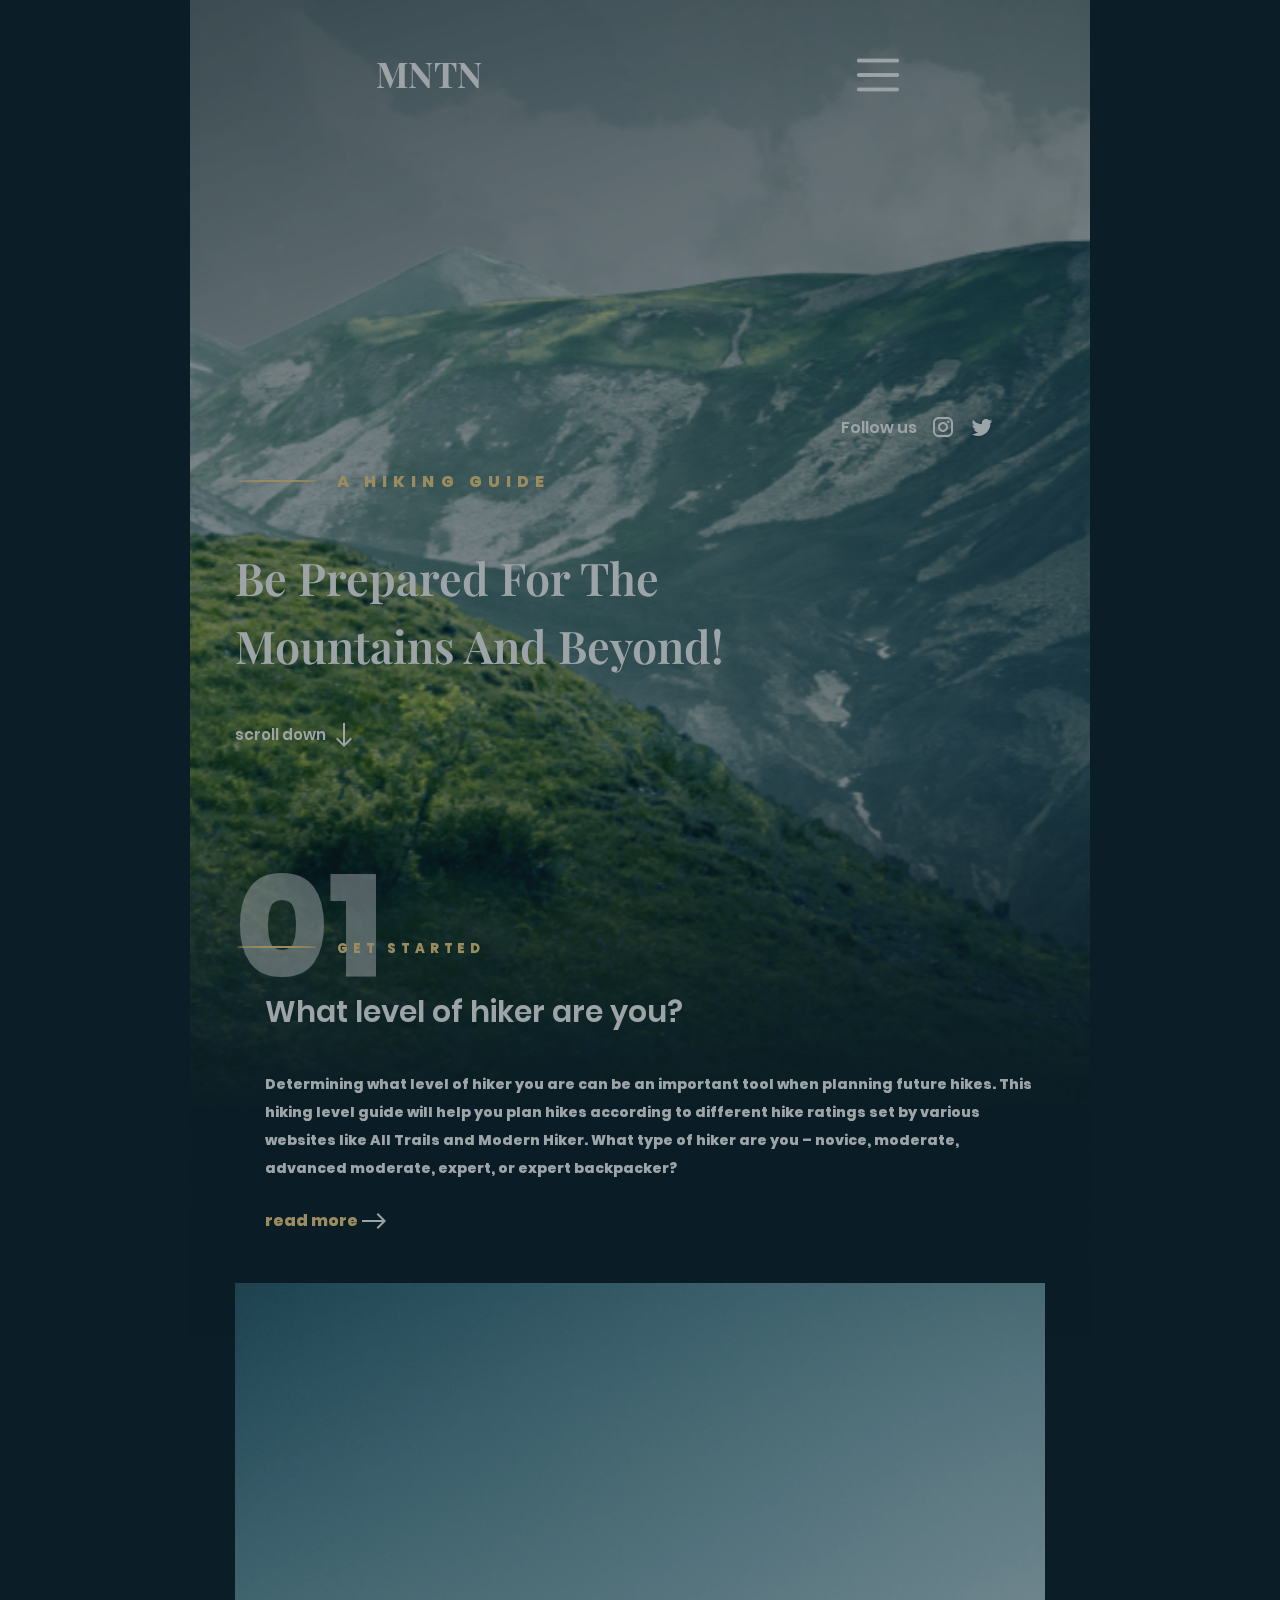
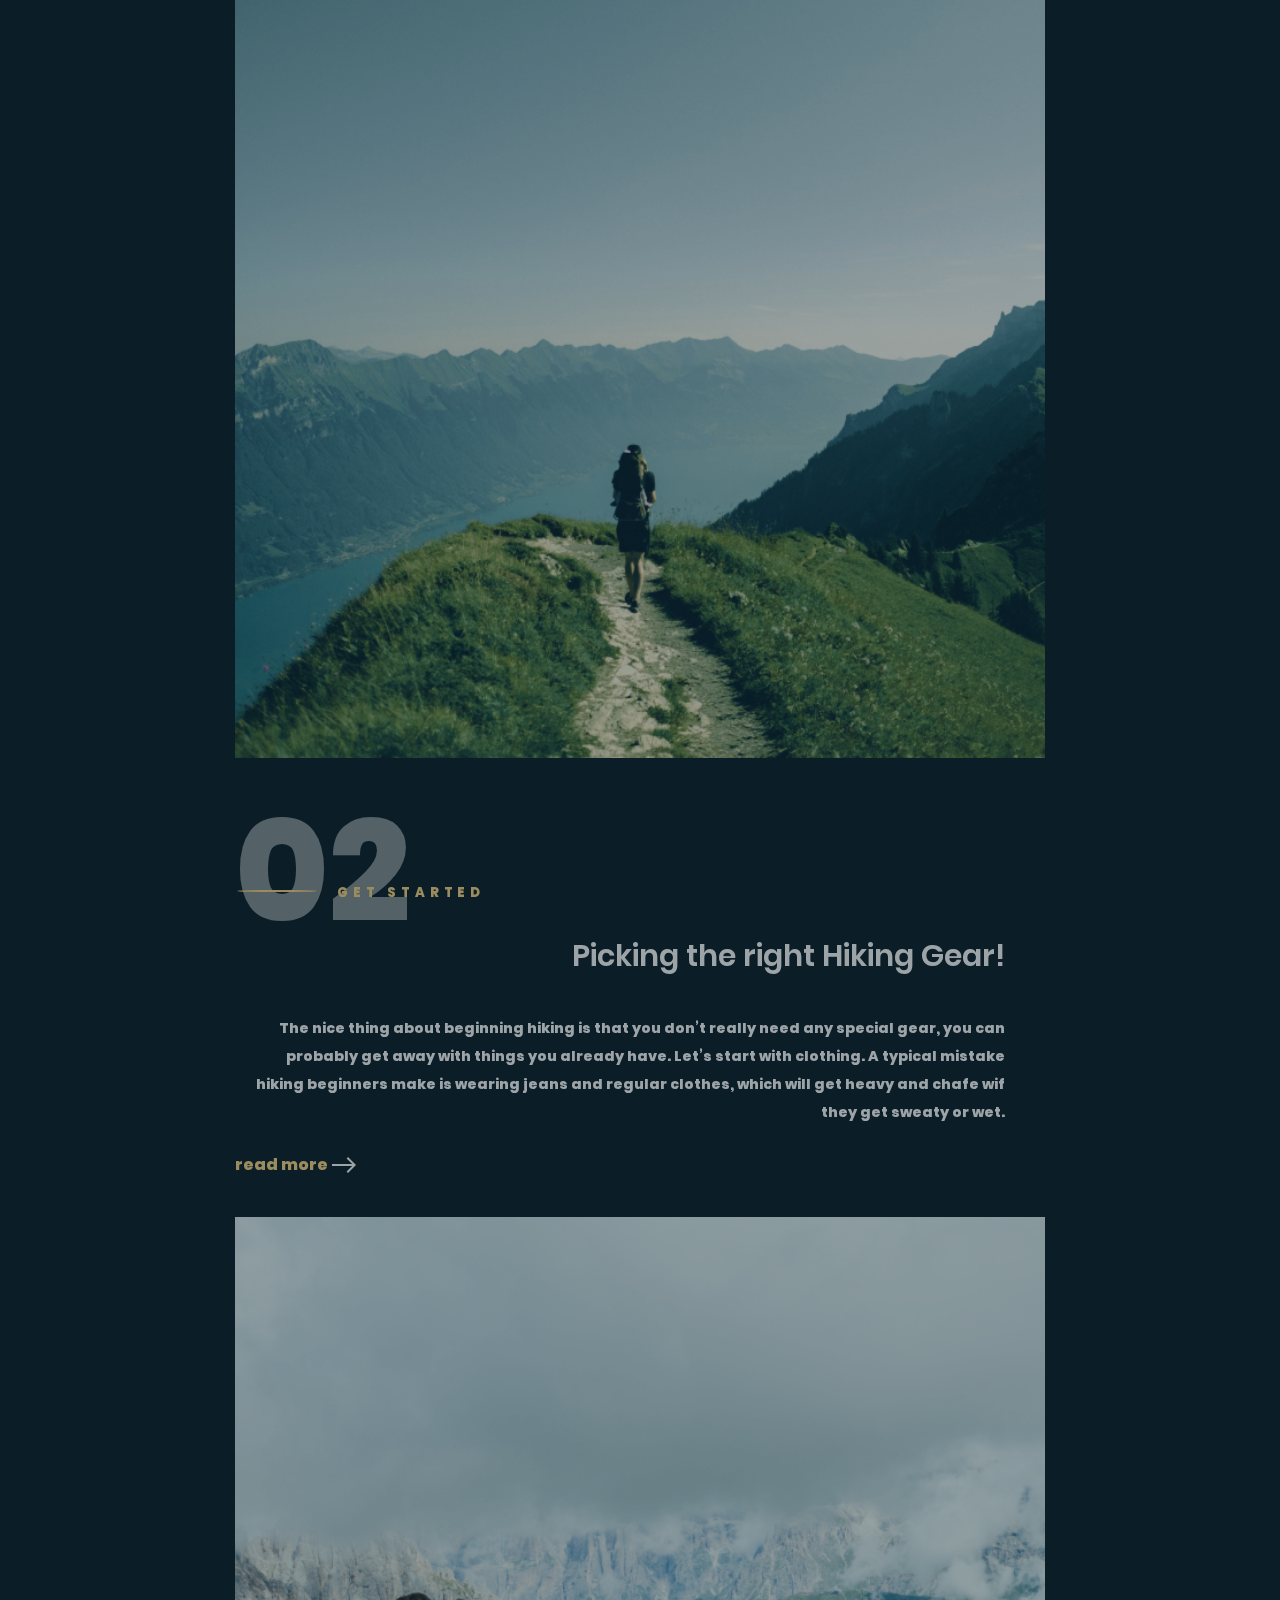
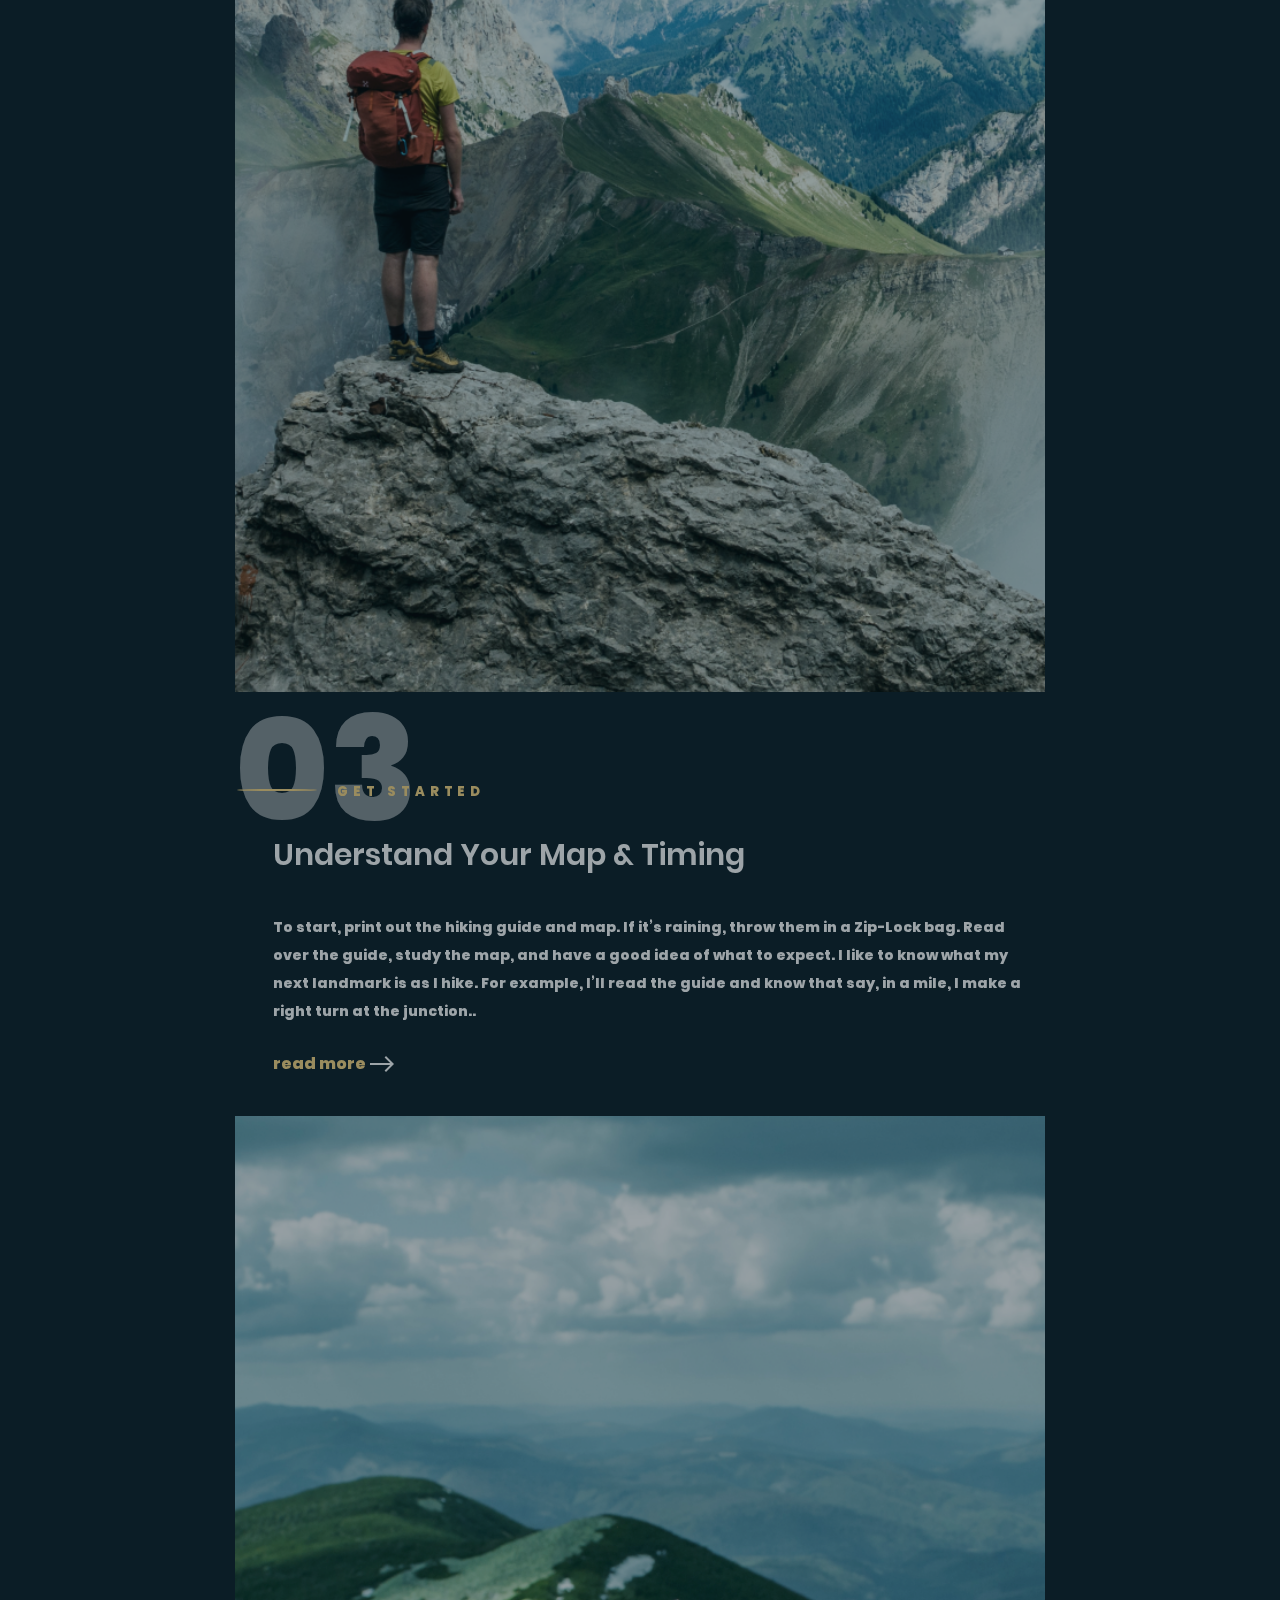
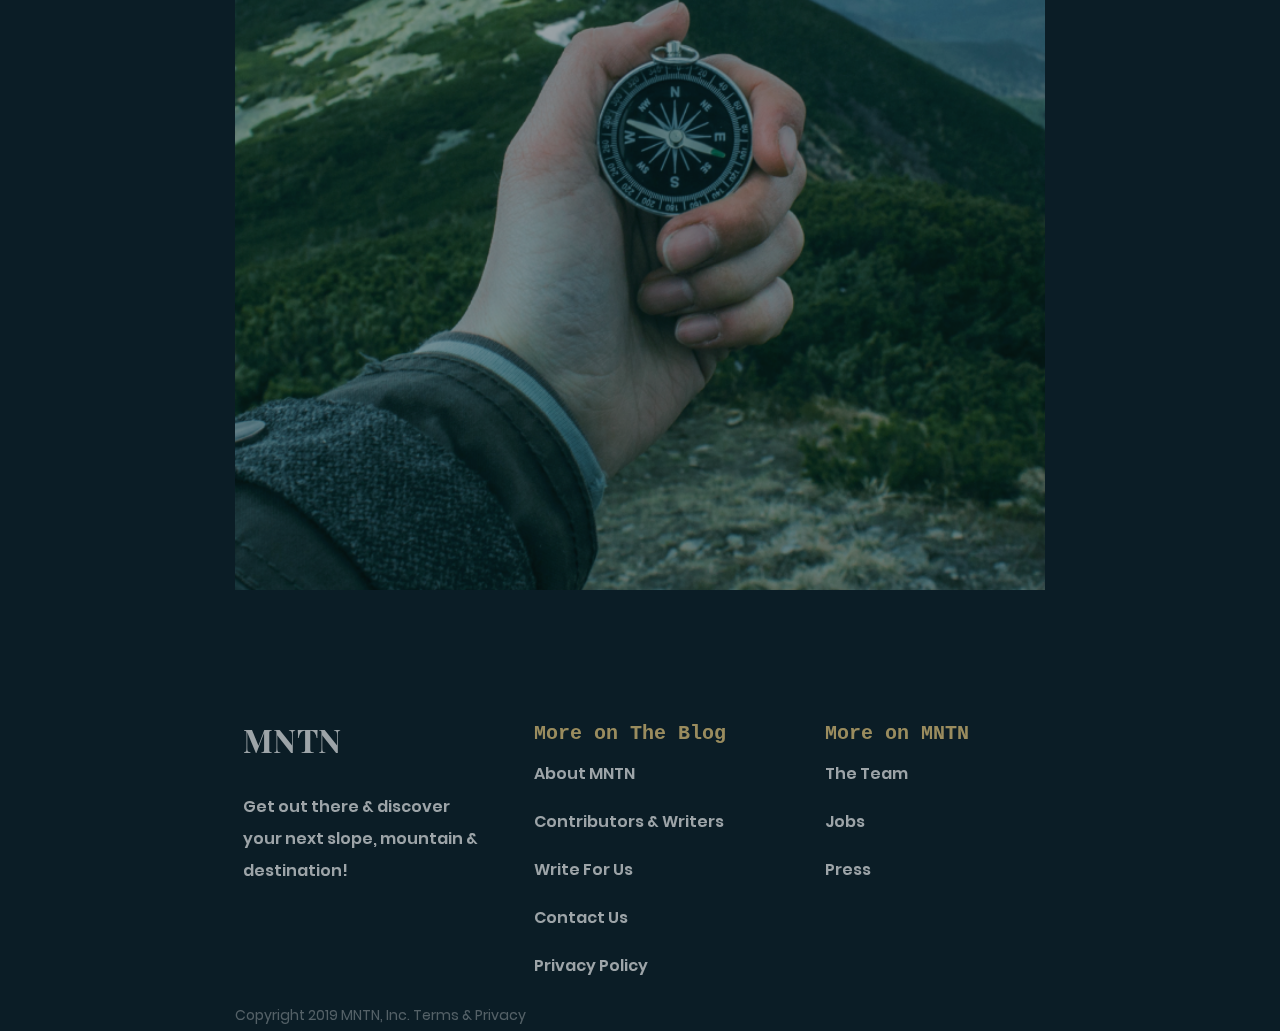
<file: site_tablets/m-index.html>
<!DOCTYPE html>
<html lang="en">
  <head>
    <meta charset="UTF-8" />
    <meta name="viewport" content="width=device-width, initial-scale=1.0" />
    <link rel="stylesheet" href="./reset.css" />
    <link rel="stylesheet" href="./media-320.css" />
    <link rel="stylesheet" href="./fonts/stylesheet.css" />
    <title>Document</title>
  </head>
  <body>
    <div class="container">
      <header>
        <div class="menu_1">
          <div class="MNTN_1">MNTN</div>
          <div><button class="burger_menu" id="1"></button></div>
        </div>
      </header>

      <div class="burger_window open close" id="101">
        <nav>
          <div class="menu_3">
            <button class="menu_3_MNTN">MNTN</button>
            <button class="menu_3_cross" id="102"></button>
          </div>
          <div class="empty_space_12"></div>
          <div class="menu_4">
            <button class="m4_1">Equipment</button>
            <button class="m4_2">About us</button>
            <button class="m4_3">Blog</button>
            <button class="m4_4">Account</button>
          </div>
        </nav>
      </div>

      <main>
        <div class="empty_space_1"></div>
        <div class="follow_us_wrap">
          <pre class="follow_us"></pre>
        </div>
        <div class="empty_space_2"></div>
        <div class="box_wrapper">
          <div class="hiking_guide">A Hiking guide</div>
          <div class="empty_space_3"></div>
          <div class="be_prepared">
            Be prepared for the Mountains and beyond!
          </div>
          <div class="empty_space_4"></div>
          <div class="scroll_down">scroll down</div>
        </div>
        <div class="empty_space_5"></div>
        <section>
          <div class="box_wrapper_1">
            <div class="l1">01</div>
            <div class="get_started">GET STARTED</div>
            <div class="what_level">What level of hiker are you?</div>
            <div class="determining">
              Determining what level of hiker you are can be an important tool
              when planning future hikes. This hiking level guide will help you
              plan hikes according to different hike ratings set by various
              websites like All Trails and Modern Hiker. What type of hiker are
              you – novice, moderate, advanced moderate, expert, or expert
              backpacker?
            </div>
            <div class="read_more">read more</div>
            <div class="empty_space_6"></div>
            <div>
              <img class="img_1" src="./images/01-mob.png" alt="" />
            </div>
            <div class="empty_space_7"></div>
            <div class="l2">02</div>
            <div class="get_started_1">get started</div>
            <div class="picking">Picking the right Hiking Gear!</div>
            <div class="the_nice_thing">
              The nice thing about beginning hiking is that you don’t really
              need any special gear, you can probably get away with things you
              already have. Let’s start with clothing. A typical mistake hiking
              beginners make is wearing jeans and regular clothes, which will
              get heavy and chafe wif they get sweaty or wet.
            </div>
            <div class="read_more_1">read more</div>
            <div class="empty_space_8"></div>
            <div>
              <img class="img_2" src="./images/02-mob.png" alt="" />
            </div>

            <div class="l3">03</div>
            <div class="get_started_2">GET STARTED</div>
            <div class="understanding">Understand Your Map & Timing</div>
            <div class="to_start">
              To start, print out the hiking guide and map. If it’s raining,
              throw them in a Zip-Lock bag. Read over the guide, study the map,
              and have a good idea of what to expect. I like to know what my
              next landmark is as I hike. For example, I’ll read the guide and
              know that say, in a mile, I make a right turn at the junction..
            </div>
            <div class="read_more_2">read more</div>
            <div class="empty_space_9"></div>
            <div>
              <img class="img_3" src="./images/03-mob.png" alt="" />
            </div>
            <div class="empty_space_10"></div>
          </div>
        </section>
      </main>
      <footer>
        <div class="box_wrapper_2">
          <div class="menu_2">
            <div style="flex: 4" class="first_column">
              <div class="mntn_1">MNTN</div>
              <div class="empty_space_11"></div>
              <div class="get_out">
                Get out there & discover your next slope, mountain &
                destination!
              </div>
            </div>
            <div style="flex: 4" class="second_column">
              <div class="more_on_the_blog"><pre>More on The Blog</pre></div>
              <div>About MNTN</div>
              <div>Contributors & Writers</div>
              <div>Write For Us</div>
              <div>Contact Us</div>
              <div>Privacy Policy</div>
            </div>
            <div style="flex: 3.5" class="third_column">
              <div class="more_on_MNTN"><pre>More on MNTN</pre></div>
              <div>The Team</div>
              <div>Jobs</div>
              <div>Press</div>
            </div>
          </div>
          <div class="copyright">Copyright 2019 MNTN, Inc. Terms & Privacy</div>
        </div>
      </footer>
    </div>
    <script src="./m-script.js"></script>
  </body>
</html>
</file>
<file: fonts/stylesheet.css>
@font-face {
    font-family: 'Playfair Display';
    src: url('PlayfairDisplay-SemiBold.woff2') format('woff2');
    font-weight: 600;
    font-style: normal;
    font-display: swap;
}

@font-face {
    font-family: 'Poppins';
    src: url('Poppins-Bold.woff2') format('woff2');
    font-weight: bold;
    font-style: normal;
    font-display: swap;
}

@font-face {
    font-family: 'Playfair Display';
    src: url('PlayfairDisplay-Bold.woff2') format('woff2');
    font-weight: bold;
    font-style: normal;
    font-display: swap;
}

@font-face {
    font-family: 'Poppins';
    src: url('Poppins-Medium.woff2') format('woff2');
    font-weight: 500;
    font-style: normal;
    font-display: swap;
}

@font-face {
    font-family: 'Poppins';
    src: url('Poppins-ExtraBold.woff2') format('woff2');
    font-weight: bold;
    font-style: normal;
    font-display: swap;
}

@font-face {
    font-family: 'Poppins';
    src: url('Poppins-SemiBold.woff2') format('woff2');
    font-weight: 600;
    font-style: normal;
    font-display: swap;
}

@font-face {
    font-family: 'Poppins';
    src: url('Poppins-Regular.woff2') format('woff2');
    font-weight: normal;
    font-style: normal;
    font-display: swap;
}
</file>
<file: site_desktop/media-1537&above.css>
@media (min-width: 1537px) {
  :root {
    --bg: #0b1d26;
    --weiß: #fff;
    --accent: #fbd784;
  }

  :root {
    --font-family: "Poppins", sans-serif;
    --second-family: "Playfair Display", sans-serif;
  }

  body {
    background-color: var(--bg);
  }
  .mainContainer {
    max-width: 1900px;
    height: 4600px;
    background-image: url("./images/BG 1.png");
    background-repeat: no-repeat;
    margin: 0 auto;
  }

  /*.header {
  height: 1900px;
}
*/
  .menu {
    /* Header */

    max-width: 1760px;
    left: 91px;
    top: 64px;
    display: flex;
    align-items: center;
    justify-content: flex-start;
    flex-wrap: wrap;
    position: relative;
  }
  .logo1 {
    color: rgb(255, 255, 255);
    font-family: Playfair Display;
    font-size: 32px;
    font-weight: 400;
    line-height: 43px;
    letter-spacing: 1%;
    text-align: left;
    text-transform: capitalize;
  }

  .little_menu {
    color: rgb(255, 255, 255);
    font-family: Poppins;
    font-size: 18px;
    font-weight: 700;
    line-height: 27px;
    letter-spacing: 0px;
    text-align: left;
    display: flex;
    gap: 40px;
    position: relative;
    left: 650px;
  }
  .account {
    color: rgb(255, 255, 255);
    font-family: Poppins;
    font-size: 17px;
    font-weight: 700;
    line-height: 26px;
    letter-spacing: 0px;
    text-align: left;
    display: flex;
    gap: 10px;
    position: relative;
    left: 1250px;
  }
  .account::before {
    content: "";
    display: block;
    width: 24px;
    height: 24px;

    background-image: url("./images/Icon\ -account.svg");
    background-repeat: no-repeat;
    background-size: contain;
  }

  .container {
    display: flex;
    justify-content: flex-start;
    position: relative;
    top: 93px;
  }

  .followUs {
    writing-mode: vertical-rl;
    color: rgb(255, 255, 255);
    font-family: Poppins;
    font-size: 18px;
    font-weight: 700;
    line-height: 27px;
    letter-spacing: 0px;
    text-align: left;
    position: relative;
    top: 360px;
    left: 77px;
  }
  .instagram {
    content: "";
    display: flex;
    width: 24px;
    height: 24px;
    background-image: url("./images/instagram.svg");
    background-repeat: no-repeat;
    background-size: contain;
    /* transform: rotate(90deg); */
    position: relative;
    top: 375px;
    position: relative;
    left: 77px;
  }
  .twitter {
    content: "";
    display: flex;
    width: 24px;
    height: 24px;
    background-image: url("./images/twitter.svg");
    background-repeat: no-repeat;
    background-size: contain;
    /* transform: rotate(90deg); */
    position: relative;
    top: 405px;
    position: relative;
    left: 77px;
  }
  .littleLine {
    width: 72px;
    height: 2px;
    border-radius: 50%;
    background-color: rgb(251, 215, 132);
    position: relative;
    top: 170px;
    left: 570px;
  }
  .hikingGuide {
    color: rgb(251, 215, 132);
    font-family: Poppins;
    font-size: 18px;
    font-weight: 800;
    line-height: 27px;
    letter-spacing: 6px;
    text-align: left;
    text-transform: uppercase;
    position: relative;
    top: 157px;
    left: 670px;
  }
  .BePrepared {
    position: relative;
    left: 565px;
    top: 200px;
    color: rgb(255, 255, 255);
    font-family: Playfair Display;
    font-size: 88px;
    font-weight: 400;
    line-height: 100px;
    letter-spacing: 0%;
    text-align: left;
    text-transform: capitalize;

    width: 1000px;
    height: 200px;
    display: flex;
    flex-direction: column;
  }
  .scrollDown {
    color: rgb(255, 255, 255);
    font-family: Poppins;
    font-size: 18px;
    font-weight: 700;
    line-height: 27px;
    letter-spacing: 0px;
    text-align: left;
    display: flex;
    position: relative;
    left: 565px;
    top: 250px;
  }
  .scrollDown::after {
    content: "";
    display: block;
    width: 16px;
    height: 24px;

    background-image: url("./images/arrow_downward_24px.svg");
    background-repeat: no-repeat;
    background-size: contain;
  }
  .startBar {
    color: rgb(255, 255, 255);
    font-family: Poppins;
    font-size: 18px;
    font-weight: 700;
    line-height: 27px;
    letter-spacing: 0px;
    text-align: right;
    position: relative;
    left: 800px;
    top: -40px;
    display: flex;
    flex-direction: column;
    gap: 40px;
  }
  /*.vertical_line {
    content: "";
    display: block;
    width: 2%;
    height: 24px;

    background-color: rgb(151, 29, 29);
  }*/
  .grid {
    display: grid;
    grid-template-columns: 1fr 1fr;
    grid-template-rows: 200px 200px 200px;
    justify-content: center;
    position: relative;
    top: -65px;
    left: -85px;
  }
  .l1 {
    color: rgb(255, 255, 255);
    font-family: Poppins;
    font-size: 240px;
    font-weight: 700;
    line-height: 240px;
    letter-spacing: 0px;
    text-align: left;
    position: relative;
    left: 237px;
    top: -0px;
    margin-top: 871px;
    opacity: 0.1;
  }
  .YellowLine {
    width: 72px;
    height: 2px;
    background-color: rgb(251, 215, 132);
    border-radius: 50%;
    position: relative;
    left: 375px;
    top: -100px;
  }
  .GetStarted {
    color: rgb(251, 215, 132);
    font-family: Poppins;
    font-size: 18px;
    font-weight: 800;
    line-height: 27px;
    letter-spacing: 6px;
    text-align: left;
    text-transform: uppercase;
    position: relative;
    left: 470px;
    top: -115px;
  }
  .LevelOfHiker {
    color: rgb(255, 255, 255);
    font-family: Playfair Display;
    font-size: 64px;
    font-weight: 400;
    line-height: 85px;
    letter-spacing: 0%;
    text-align: left;
    position: relative;
    text-align: start;
    width: 555px;
    left: 371px;
    top: -50px;
  }
  .Determining {
    color: rgb(255, 255, 255);
    font-family: Poppins;
    font-size: 18px;
    font-weight: 700;
    line-height: 32px;
    letter-spacing: 0px;
    text-align: left;
    position: relative;
    width: 650px;
    left: 371px;
    top: -27px;
  }
  .readMore {
    color: rgb(251, 215, 132);
    font-family: Poppins;
    font-size: 18px;
    font-weight: 700;
    line-height: 27px;
    letter-spacing: 0px;
    text-align: left;
    position: relative;
    left: 371px;
    top: 0px;
    display: flex;
  }
  .readMore::after {
    content: "";
    display: block;
    width: 16px;
    height: 24px;

    background-image: url("./images/arrow_downward_24px.svg");
    background-repeat: no-repeat;
    background-size: contain;

    transform: rotate(-90deg);
    display: block;
    margin-left: 10px;
  }
  .img01 {
    max-width: 600px;
    position: relative;
    top: 850px;
    left: 200px;
  }
  .img02 {
    max-width: 600px;
    position: relative;
    top: 1600px;
    left: 200px;
  }

  .block_Hiking_Essentials {
    position: relative;
    top: 830px;
    left: -250px;
  }
  .corr1 {
    width: 670px;
  }

  .block_Where_You_Go {
    position: relative;
    top: 1500px;
    left: 0px;
  }

  .font_corr1 {
    color: rgb(255, 255, 255);
    font-family: Poppins;
    font-size: 64px;
    font-weight: 600;
    line-height: 96px;
    letter-spacing: 0%;
    text-align: left;
  }
  .corr2 {
    width: 630px;
  }
  .img03 {
    max-width: 600px;
    position: relative;
    top: 2340px;
    left: 200px;
  }

  .footer {
    display: flex;
    color: white;
    position: relative;
    top: 3000px;
    left: 200px;
  }
  .f_MNTN {
    color: rgb(255, 255, 255);
    font-family: Playfair Display;
    font-size: 32px;
    font-weight: 400;
    line-height: 43px;
    letter-spacing: 1%;
    text-align: left;
    text-transform: capitalize;
  }
  .f_1 {
    display: flex;
    flex-direction: column;
  }
  .f_Get {
    color: rgb(255, 255, 255);
    font-family: Poppins;
    font-size: 18px;
    font-weight: 600;
    line-height: 32px;
    letter-spacing: 0px;
    text-align: left;
    max-width: 370px;
    position: relative;
    top: 20px;
  }
  .f_Copyright {
    color: rgb(255, 255, 255);
    font-family: Poppins;
    font-size: 18px;
    font-weight: 400;
    line-height: 32px;
    letter-spacing: 0px;
    text-align: left;
    position: relative;
    top: 122px;
  }
  .f_2 {
    display: flex;
    flex-direction: column;
    position: relative;
    left: 580px;
    gap: 13px;
  }
  .f_More {
    color: rgb(255, 255, 255);
    font-family: Poppins;
    font-size: 24px;
    font-weight: 700;
    line-height: 32px;
    letter-spacing: 0px;
    text-align: left;
  }
  .f_About {
    color: rgb(255, 255, 255);
    font-family: Poppins;
    font-size: 18px;
    font-weight: 600;
    line-height: 32px;
    letter-spacing: 0px;
    text-align: left;
  }
  .f_Contributors {
    color: rgb(255, 255, 255);
    font-family: Poppins;
    font-size: 18px;
    font-weight: 600;
    line-height: 32px;
    letter-spacing: 0px;
    text-align: left;
  }
  .f_Write {
    color: rgb(255, 255, 255);
    font-family: Poppins;
    font-size: 18px;
    font-weight: 600;
    line-height: 32px;
    letter-spacing: 0px;
    text-align: left;
  }
  .f_Contact {
    color: rgb(255, 255, 255);
    font-family: Poppins;
    font-size: 18px;
    font-weight: 600;
    line-height: 32px;
    letter-spacing: 0px;
    text-align: left;
  }
  .f_Privacy {
    color: rgb(255, 255, 255);
    font-family: Poppins;
    font-size: 18px;
    font-weight: 600;
    line-height: 32px;
    letter-spacing: 0px;
    text-align: left;
  }
  .f_3 {
    display: flex;
    flex-direction: column;
    position: relative;
    left: 760px;
    gap: 13px;
  }
}
</file>
<file: site_desktop/fonts/stylesheet.css>
@font-face {
    font-family: 'Playfair Display';
    src: url('PlayfairDisplay-SemiBold.woff2') format('woff2');
    font-weight: 600;
    font-style: normal;
    font-display: swap;
}

@font-face {
    font-family: 'Poppins';
    src: url('Poppins-Bold.woff2') format('woff2');
    font-weight: bold;
    font-style: normal;
    font-display: swap;
}

@font-face {
    font-family: 'Playfair Display';
    src: url('PlayfairDisplay-Bold.woff2') format('woff2');
    font-weight: bold;
    font-style: normal;
    font-display: swap;
}

@font-face {
    font-family: 'Poppins';
    src: url('Poppins-Medium.woff2') format('woff2');
    font-weight: 500;
    font-style: normal;
    font-display: swap;
}

@font-face {
    font-family: 'Poppins';
    src: url('Poppins-ExtraBold.woff2') format('woff2');
    font-weight: bold;
    font-style: normal;
    font-display: swap;
}

@font-face {
    font-family: 'Poppins';
    src: url('Poppins-SemiBold.woff2') format('woff2');
    font-weight: 600;
    font-style: normal;
    font-display: swap;
}

@font-face {
    font-family: 'Poppins';
    src: url('Poppins-Regular.woff2') format('woff2');
    font-weight: normal;
    font-style: normal;
    font-display: swap;
}
</file>
<file: site_desktop/media-900-1550.css>
@media (min-width: 900px), (max-width: 1536px) {
  :root {
    --bg: #0b1d26;
    --weiß: #fff;
    --accent: #fbd784;
  }

  :root {
    --font-family: "Poppins", sans-serif;
    --second-family: "Playfair Display", sans-serif;
  }

  body {
    background-color: var(--bg);
  }
  .mainContainer {
    width: 1536px;
    height: 4600px;
    background-image: url("./images/BG 1.png");
    background-repeat: no-repeat;
    margin: 0 auto;
  }

  /*.header {
    height: 1900px;
  }
  */
  .menu {
    /* Header */

    left: 85px;
    top: 62px;
    display: flex;
    align-items: center;
    justify-content: flex-start;
    flex-wrap: wrap;
    position: relative;
  }
  .logo1 {
    color: rgb(255, 255, 255);
    font-family: Playfair Display;
    font-size: 32px;
    font-weight: 400;
    line-height: 43px;
    letter-spacing: 1%;
    text-align: left;
    text-transform: capitalize;
  }

  .little_menu {
    color: rgb(255, 255, 255);
    font-family: Poppins;
    font-size: 18px;
    font-weight: 700;
    line-height: 27px;
    letter-spacing: 0px;
    text-align: left;
    display: flex;
    gap: 40px;
    position: relative;
    left: 440px;
  }
  .account {
    color: rgb(255, 255, 255);
    font-family: Poppins;
    font-size: 17px;
    font-weight: 700;
    line-height: 26px;
    letter-spacing: 0px;
    text-align: left;
    display: flex;
    gap: 10px;
    position: relative;
    left: 860px;
  }
  .account::before {
    content: "";
    display: block;
    width: 24px;
    height: 24px;

    background-image: url("./images/Icon\ -account.svg");
    background-repeat: no-repeat;
    background-size: contain;
  }

  .container {
    display: flex;
    justify-content: flex-start;
    position: relative;
    top: -35px;
  }

  .followUs {
    writing-mode: vertical-rl;
    color: rgb(255, 255, 255);
    font-family: Poppins;
    font-size: 18px;
    font-weight: 700;
    line-height: 27px;
    letter-spacing: 0px;
    text-align: left;
    position: relative;
    top: 360px;
    left: 77px;
  }
  .instagram {
    content: "";
    display: flex;
    width: 24px;
    height: 24px;
    background-image: url("./images/instagram.svg");
    background-repeat: no-repeat;
    background-size: contain;
    /* transform: rotate(90deg); */
    position: relative;
    top: 375px;
    position: relative;
    left: 77px;
  }
  .twitter {
    content: "";
    display: flex;
    width: 24px;
    height: 24px;
    background-image: url("./images/twitter.svg");
    background-repeat: no-repeat;
    background-size: contain;
    /* transform: rotate(90deg); */
    position: relative;
    top: 405px;
    position: relative;
    left: 77px;
  }
  .littleLine {
    width: 72px;
    height: 2px;
    border-radius: 50%;
    background-color: rgb(251, 215, 132);
    position: relative;
    top: 170px;
    left: 300px;
  }
  .hikingGuide {
    color: rgb(251, 215, 132);
    font-family: Poppins;
    font-size: 18px;
    font-weight: 800;
    line-height: 27px;
    letter-spacing: 6px;
    text-align: left;
    text-transform: uppercase;
    position: relative;
    top: 157px;
    left: 400px;
  }
  .BePrepared {
    position: relative;
    left: 300px;
    top: 200px;
    color: rgb(255, 255, 255);
    font-family: Playfair Display;
    font-size: 88px;
    font-weight: 400;
    line-height: 100px;
    letter-spacing: 0%;
    text-align: left;
    text-transform: capitalize;

    width: 900px;
    height: 500px;
    display: flex;
    flex-direction: column;
  }
  .scrollDown {
    color: rgb(255, 255, 255);
    font-family: Poppins;
    font-size: 18px;
    font-weight: 700;
    line-height: 27px;
    letter-spacing: 0px;
    text-align: left;
    display: flex;
    position: relative;
    left: 300px;
    top: 25px;
  }
  .scrollDown::after {
    content: "";
    display: block;
    width: 16px;
    height: 24px;

    background-image: url("./images/arrow_downward_24px.svg");
    background-repeat: no-repeat;
    background-size: contain;
  }
  .startBar {
    color: rgb(255, 255, 255);
    font-family: Poppins;
    font-size: 18px;
    font-weight: 700;
    line-height: 27px;
    letter-spacing: 0px;
    text-align: right;
    position: relative;
    left: 560px;
    top: -355px;
    display: flex;
    flex-direction: column;
    gap: 40px;
  }
  .grid {
    display: grid;
    grid-template-columns: 1fr 1fr;
    grid-template-rows: 200px 200px 200px;
    justify-content: center;
    position: relative;
    top: -350px;
    left: -95px;
  }
  .l1 {
    color: rgb(255, 255, 255);
    font-family: Poppins;
    font-size: 240px;
    font-weight: 700;
    line-height: 240px;
    letter-spacing: 0px;
    text-align: left;
    position: relative;
    left: 237px;
    top: -0px;
    margin-top: 871px;
    opacity: 0.1;
  }
  .YellowLine {
    width: 72px;
    height: 2px;
    background-color: rgb(251, 215, 132);
    border-radius: 50%;
    position: relative;
    left: 310px;
    top: -60px;
  }
  .GetStarted {
    color: rgb(251, 215, 132);
    font-family: Poppins;
    font-size: 18px;
    font-weight: 800;
    line-height: 27px;
    letter-spacing: 6px;
    text-align: left;
    text-transform: uppercase;
    position: relative;
    left: 400px;
    top: -75px;
  }
  .LevelOfHiker {
    color: rgb(255, 255, 255);
    font-family: Playfair Display;
    font-size: 64px;
    font-weight: 400;
    line-height: 85px;
    letter-spacing: 0%;
    text-align: left;
    position: relative;
    text-align: start;
    width: 500px;
    left: 310px;
    top: -40px;
  }
  .Determining {
    color: rgb(255, 255, 255);
    font-family: Poppins;
    font-size: 18px;
    font-weight: 700;
    line-height: 32px;
    letter-spacing: 0px;
    text-align: left;
    position: relative;
    width: 650px;
    left: 310px;
    top: 3px;
  }
  .readMore {
    color: rgb(251, 215, 132);
    font-family: Poppins;
    font-size: 18px;
    font-weight: 700;
    line-height: 27px;
    letter-spacing: 0px;
    text-align: left;
    position: relative;
    left: 310px;
    top: 28px;
    display: flex;
  }
  .readMore::after {
    content: "";
    display: block;
    width: 16px;
    height: 24px;

    background-image: url("./images/arrow_downward_24px.svg");
    background-repeat: no-repeat;
    background-size: contain;

    transform: rotate(-90deg);
    display: block;
    margin-left: 10px;
  }
  .img01 {
    max-width: 600px;
    position: relative;
    top: 850px;
    left: 200px;
  }
  .img02 {
    max-width: 600px;
    position: relative;
    top: 1600px;
    left: 200px;
  }

  .block_Hiking_Essentials {
    position: relative;
    top: 730px;
    left: -180px;
  }
  .corr1 {
    width: 570px;
    top: -15px;
  }
  .corr5 {
    top: 10px;
  }
  .block_Where_You_Go {
    position: relative;
    top: 1510px;
    left: 0px;
  }

  .font_corr1 {
    color: rgb(255, 255, 255);
    font-family: Poppins;
    font-size: 64px;
    font-weight: 600;
    line-height: 96px;
    letter-spacing: 0%;
    text-align: left;
    width: 550px;
  }
  .corr2 {
    width: 630px;
  }
  .img03 {
    max-width: 600px;
    position: relative;
    top: 2340px;
    left: 200px;
  }

  .footer {
    display: flex;
    color: white;
    position: relative;
    top: 3000px;
    left: -200px;
  }
  .f_MNTN {
    color: rgb(255, 255, 255);
    font-family: Playfair Display;
    font-size: 32px;
    font-weight: 400;
    line-height: 43px;
    letter-spacing: 1%;
    text-align: left;
    text-transform: capitalize;
  }
  .f_1 {
    display: flex;
    flex-direction: column;
    position: relative;
    left: 340px;
    top: -220px;
  }
  .f_Get {
    color: rgb(255, 255, 255);
    font-family: Poppins;
    font-size: 18px;
    font-weight: 600;
    line-height: 32px;
    letter-spacing: 0px;
    text-align: left;
    max-width: 350px;
    position: relative;
    top: 20px;
  }
  .f_Copyright {
    color: rgb(255, 255, 255);
    font-family: Poppins;
    font-size: 18px;
    font-weight: 400;
    line-height: 32px;
    letter-spacing: 0px;
    text-align: left;
    position: relative;
    top: 140px;
  }
  .f_2 {
    display: flex;
    flex-direction: column;
    position: relative;
    left: 590px;
    top: -220px;
    gap: 13px;
  }
  .f_More {
    color: #fbd784;
    font-family: Poppins;
    font-size: 24px;
    font-weight: 700;
    line-height: 32px;
    letter-spacing: 0px;
    text-align: left;
  }

  .f_About {
    color: rgb(255, 255, 255);
    font-family: Poppins;
    font-size: 18px;
    font-weight: 600;
    line-height: 32px;
    letter-spacing: 0px;
    text-align: left;
  }
  .f_Contributors {
    color: rgb(255, 255, 255);
    font-family: Poppins;
    font-size: 18px;
    font-weight: 600;
    line-height: 32px;
    letter-spacing: 0px;
    text-align: left;
  }
  .f_Write {
    color: rgb(255, 255, 255);
    font-family: Poppins;
    font-size: 18px;
    font-weight: 600;
    line-height: 32px;
    letter-spacing: 0px;
    text-align: left;
  }
  .f_Contact {
    color: rgb(255, 255, 255);
    font-family: Poppins;
    font-size: 18px;
    font-weight: 600;
    line-height: 32px;
    letter-spacing: 0px;
    text-align: left;
  }
  .f_Privacy {
    color: rgb(255, 255, 255);
    font-family: Poppins;
    font-size: 18px;
    font-weight: 600;
    line-height: 32px;
    letter-spacing: 0px;
    text-align: left;
  }
  .f_3 {
    display: flex;
    flex-direction: column;
    position: relative;
    left: 800px;
    top: -215px;
    gap: 13px;
  }
}
</file>
<file: site_tablets/media-320.css>
:root {
  --font-family: "Poppins", sans-serif;
  --second-family: "Playfair Display", sans-serif;
}
:root {
  :root {
    --bg: #0b1d26;
    --weiß: #fff;
    --accent: #fbd784;
  }
}

*,
*:before,
*:after {
  box-sizing: inherit;
}

html {
  box-sizing: border-box;
  background-color: #0b1d26;
}

.container {
  max-width: 900px;
  height: 1443px;
  background-image: url("./images/BG\ 1-480.png");
  background-repeat: no-repeat;
  margin: 0 auto;
  background-size: cover;
  background-position-y: -250px;
  opacity: 60%;
}

.menu_1 {
  display: flex;
  flex-wrap: wrap;
  position: relative;
  top: 50px;
}

.menu_1 > div {
  margin: 0 auto;
}

.MNTN_1 {
  width: calc(50%-15px);
  font-family: var(--second-family);
  font-weight: 700;
  font-size: 35px;
  letter-spacing: 0.01em;
  text-transform: capitalize;
  text-align: center;
  color: #fff;
}
.burger_menu {
  /*width: calc(100%-15px); */
  content: "";
  display: block;
  width: 50px;
  height: 50px;
  background-image: url("./images/Menu_30-31svg.svg");
  background-repeat: no-repeat;
  background-size: contain;
  background-color: transparent;
  border: none;
  color: #fff;
}

/*----------------------main-------------------*/

.empty_space_1 {
  height: 100px;
}

.follow_us_wrap {
  display: flex;
  justify-content: flex-end;
}

.follow_us {
  content: "";
  display: block;
  /*margin: 0 auto;*/
  width: 24px;
  height: 24px;
  background-image: url("./images/instagram.svg");
  background-repeat: no-repeat;
  background-size: contain;
  background-color: transparent;
  border: none;
  color: #fff;
  margin-right: calc(15%);
}

.follow_us::before {
  content: "Follow us ";

  font-family: var(--font-family);
  font-weight: 600;
  font-size: 16px;
  color: var(--weiß);
  position: relative;
  left: -90px;
  top: -6px;
}
.follow_us::after {
  content: "";
  display: inline-flex;
  width: 24px;
  height: 24px;
  background-image: url("./images/twitter.svg");
  background-repeat: no-repeat;
  background-size: contain;
  background-color: transparent;
  border: none;
  color: #fff;
  position: relative;
  left: -40px;
}
.box_wrapper {
  display: flex;
  flex-wrap: wrap;
  position: relative;
  flex-direction: column;
  margin-left: calc(5%);
}
.hiking_guide {
  font-family: var(--font-family);
  font-weight: 800;
  font-size: 16px;
  letter-spacing: 0.38em;
  text-transform: uppercase;
  color: #fbd784;
  position: relative;
  left: 22px;
  @media (max-width: 450px) {
    font-family: var(--font-family);
    font-weight: 600;
    font-size: 12px;
    letter-spacing: 0.5em;
  }
}
.hiking_guide::before {
  content: "";
  display: inline-flex;
  width: 80px;
  height: 2px;
  background-size: contain;
  background-color: #fbd784;
  border: none;
  border-radius: 50%;
  position: relative;
  left: -20px;
  top: -5px;
}
.empty_space_2 {
  height: 30px;
}
.be_prepared {
  width: calc(60%);
  font-family: var(--second-family);
  font-weight: 600;
  font-size: 45px;
  line-height: 150%;
  text-transform: capitalize;
  color: #fff;
  @media (max-width: 450px) {
    font-family: var(--second-family);
    font-weight: 600;
    font-size: 30px;
    line-height: 150%;
    text-transform: capitalize;
  }
}
.empty_space_3 {
  height: 50px;
}
.empty_space_4 {
  height: 37px;
}
.scroll_down {
  font-family: var(--font-family);
  font-weight: 600;
  font-size: 15px;
  color: #fff;
}
.scroll_down::after {
  content: "";
  display: inline-flex;
  width: 16px;
  height: 24px;

  background-image: url("./images/arrow_downward_24px.svg");
  background-repeat: no-repeat;
  background-size: contain;
  position: relative;
  left: 10px;
  top: 7px;
}
.empty_space_5 {
  height: 103px;
}

.box_wrapper_1 {
  display: flex;
  position: relative;
  flex-direction: column;
  margin-left: calc(5%);
  margin-right: calc(5%);
}
.l1 {
  font-family: var(--font-family);
  font-weight: 700;
  font-size: 145px;
  line-height: 107%;
  color: #fff;
  opacity: 0.5;
}
.get_started {
  font-family: var(--font-family);
  font-weight: 800;
  font-size: 13px;
  letter-spacing: 0.38em;
  text-transform: uppercase;
  color: #fbd784;
  position: relative;
  top: -65px;
  left: 22px;
}
.get_started::before {
  content: "";
  display: inline-flex;
  width: 80px;
  height: 2px;
  background-size: contain;
  background-color: #fbd784;
  border: none;
  border-radius: 50%;
  position: relative;
  left: -20px;
  top: -5px;
}
.what_level {
  font-family: var(--font-family);
  font-weight: 600;
  font-size: 30px;
  color: #fff;
  position: relative;
  top: -35px;
  left: 30px;
  @media (max-width: 450px) {
    font-family: var(--font-family);
    font-weight: 600;
    font-size: 24px;
  }
}
.determining {
  font-family: poppins;
  font-weight: 700;
  font-size: 14px;
  line-height: 200%;
  color: #fff;
  position: relative;
  left: 30px;
  margin-right: calc(5%);
  @media (max-width: 450) {
    font-family: var(--font-family);
    font-weight: 400;
    font-size: 14px;
    line-height: 229%;
  }
}

.read_more {
  font-family: var(--font-family);
  font-weight: 700;
  font-size: 16px;
  color: #fbd784;

  position: relative;
  top: 20px;
  left: 30px;
}

.read_more::after {
  content: "";
  display: inline-flex;
  width: 16px;
  height: 24px;

  background-image: url("./images/arrow_downward_24px.svg");
  background-repeat: no-repeat;
  background-size: contain;
  color: #fbd784;
  transform: rotate(-90deg);

  position: relative;
  left: 8px;
  top: 7px;
}
.empty_space_6 {
  height: 70px;
}
.img_1 {
  width: calc(100%);
  object-fit: cover;
}
.l2 {
  font-family: var(--font-family);
  font-weight: 700;
  font-size: 145px;
  line-height: 107%;
  color: #fff;
  opacity: 0.5;
}
.empty_space_7 {
  height: 35px;
}
.get_started_1 {
  font-family: var(--font-family);
  font-weight: 800;
  font-size: 13px;
  letter-spacing: 0.38em;
  text-transform: uppercase;
  color: #fbd784;
  position: relative;
  top: -65px;
  left: 22px;
}
.get_started_1::before {
  content: "";
  display: inline-flex;
  width: 80px;
  height: 2px;
  background-size: contain;
  background-color: #fbd784;
  border: none;
  border-radius: 50%;
  position: relative;
  left: -20px;
  top: -5px;
}
.picking {
  text-align: right;
  margin-right: calc(5%);
  font-family: var(--font-family);
  font-weight: 600;
  font-size: 30px;
  color: #fff;
  position: relative;
  top: -35px;
  @media (max-width: 450px) {
    font-family: var(--font-family);
    font-weight: 600;
    font-size: 24px;
  }
}

.the_nice_thing {
  text-align: right;
  margin-right: calc(5%);
  font-family: poppins;
  font-weight: 700;
  font-size: 14px;
  line-height: 200%;
  color: #fff;
  @media (max-width: 450) {
    font-family: var(--font-family);
    font-weight: 400;
    font-size: 14px;
    line-height: 229%;
  }
}

.read_more_1 {
  font-family: var(--font-family);
  font-weight: 700;
  font-size: 16px;
  color: #fbd784;

  position: relative;
  top: 20px;
}

.read_more_1::after {
  content: "";
  display: inline-flex;
  width: 16px;
  height: 24px;

  background-image: url("./images/arrow_downward_24px.svg");
  background-repeat: no-repeat;
  background-size: contain;
  color: #fbd784;
  transform: rotate(-90deg);

  position: relative;
  left: 8px;
  top: 7px;
}

.empty_space_8 {
  height: 60px;
}
.img_2 {
  width: calc(100%);
  object-fit: cover;
}

.l3 {
  font-family: var(--font-family);
  font-weight: 700;
  font-size: 145px;
  line-height: 107%;
  color: #fff;
  opacity: 0.5;
}
.get_started_2 {
  font-family: var(--font-family);
  font-weight: 800;
  font-size: 13px;
  letter-spacing: 0.38em;
  text-transform: uppercase;
  color: #fbd784;
  position: relative;
  top: -65px;
  left: 22px;
}
.get_started_2::before {
  content: "";
  display: inline-flex;
  width: 80px;
  height: 2px;
  background-size: contain;
  background-color: #fbd784;
  border: none;
  border-radius: 50%;
  position: relative;
  left: -20px;
  top: -5px;
}

.understanding {
  font-family: var(--font-family);
  font-weight: 600;
  font-size: 30px;
  color: #fff;
  position: relative;
  top: -35px;
  left: 30px;
  position: relative;
  margin-right: calc(5%);
  margin-left: calc(1%);
  @media (max-width: 450px) {
    font-family: var(--font-family);
    font-weight: 600;
    font-size: 24px;
  }
}
.to_start {
  font-family: poppins;
  font-weight: 700;
  font-size: 14px;
  line-height: 200%;
  color: #fff;
  position: relative;
  left: 30px;
  margin-right: calc(5%);
  margin-left: calc(1%);
  @media (max-width: 450) {
    font-family: var(--font-family);
    font-weight: 400;
    font-size: 14px;
    line-height: 229%;
  }
}

.read_more_2 {
  font-family: var(--font-family);
  font-weight: 700;
  font-size: 16px;
  color: #fbd784;

  position: relative;
  top: 20px;
  left: 30px;
  margin-left: calc(1%);
}
.read_more_2::after {
  content: "";
  display: inline-flex;
  width: 16px;
  height: 24px;

  background-image: url("./images/arrow_downward_24px.svg");
  background-repeat: no-repeat;
  background-size: contain;
  color: #fbd784;
  transform: rotate(-90deg);

  position: relative;
  left: 8px;
  top: 7px;
}
.empty_space_9 {
  height: 60px;
}
.img_3 {
  width: calc(100%);
  object-fit: cover;
}
.empty_space_10 {
  height: 120px;
}

.menu_2 {
  display: flex;
  flex-wrap: wrap;
  justify-content: flex-start;
  column-gap: calc(4%);
}

.menu_2 > div {
  color: white;
  margin: calc(1%);
}

.box_wrapper_2 {
  margin-left: calc(5%);
  margin-right: calc(5%);
}

.mntn_1 {
  font-family: var(--second-family);
  font-weight: 700;
  font-size: 32px;
  letter-spacing: 0.01em;
  text-transform: capitalize;
  color: #fff;
  margin: 0px;
}
.get_out {
  font-family: var(--font-family);
  font-weight: 600;
  font-size: 16px;
  line-height: 200%;
  color: #fff;
  margin: 0px;
}
.fist_column {
}

.second_column {
  font-family: var(--font-family);
  font-weight: 600;
  font-size: 16px;
  line-height: 300%;
  color: #fff;
}
.third_column {
  font-family: var(--font-family);
  font-weight: 600;
  font-size: 16px;
  line-height: 300%;
  color: #fff;
}
.more_on_the_blog {
  font-family: var(--font-family);
  font-weight: 700;
  font-size: 20px;
  line-height: 160%;
  color: #fbd784;
}

.more_on_MNTN {
  font-family: var(--font-family);
  font-weight: 700;
  font-size: 20px;
  line-height: 160%;
  color: #fbd784;
}
.empty_space_11 {
  height: 30px;
}
.copyright {
  font-family: var(--font-family);
  font-weight: 400;
  font-size: 14px;
  line-height: 229%;
  color: #fff;
  opacity: 0.5;
}
.burger_window {
  background-color: #fff;
  border-radius: 0 0 10px 10px;
  width: calc(100%);
  height: 265px;
  z-index: 5;
}
.open {
  position: relative;
  top: -50px;
  transition: all 1s;
}

.close {
  position: relative;
  top: -400px;
  transition: all 1s;
}

.menu_3 {
  display: flex;
  justify-content: space-between;
}

.menu_3_MNTN {
  font-family: var(--second-family);
  font-weight: 700;
  font-size: 32px;
  letter-spacing: 0.01em;
  text-transform: capitalize;
  color: #0b1d26;
  margin-left: calc(5%);
  margin-top: 50px;
}
.menu_3_cross {
  content: "";
  display: inline-flex;
  width: 37px;
  height: 40px;
  background-image: url("./images/button_close.png");
  background-repeat: no-repeat;
  background-size: contain;
  background-color: transparent;
  border: none;
  color: #0b1d26;
  margin-right: calc(5%);
  margin-top: 50px;
}
.empty_space_12 {
  height: 120px;
}
.menu_4 {
  display: flex;
  justify-content: space-around;
  align-items: flex-end;
}
.menu_4 > button {
  font-family: var(--font-family);
  font-weight: 700;
  font-size: 18px;

  color: #354147;

  @media (max-width: 500px) {
    font-size: 10px;
  }
}

.m4_1 {
  flex: 1;
}
.m4_2 {
  flex: 1;
}
.m4_3 {
  flex: 1;
  padding-right: 0%;
}
.m4_4 {
  flex: 1;
  padding-right: 5%;
}
.m4_4::before {
  content: "";
  display: inline-flex;
  width: 27px;
  height: 27px;

  background-image: url("./images/cart-black.svg");
  background-repeat: no-repeat;
  background-size: contain;
  color: #0b1d26;

  position: relative;
  left: -7px;
  top: 7px;
}
</file>
<file: site_tablets/fonts/stylesheet.css>
@font-face {
    font-family: 'Playfair Display';
    src: url('PlayfairDisplay-SemiBold.woff2') format('woff2');
    font-weight: 600;
    font-style: normal;
    font-display: swap;
}

@font-face {
    font-family: 'Poppins';
    src: url('Poppins-Bold.woff2') format('woff2');
    font-weight: bold;
    font-style: normal;
    font-display: swap;
}

@font-face {
    font-family: 'Playfair Display';
    src: url('PlayfairDisplay-Bold.woff2') format('woff2');
    font-weight: bold;
    font-style: normal;
    font-display: swap;
}

@font-face {
    font-family: 'Poppins';
    src: url('Poppins-Medium.woff2') format('woff2');
    font-weight: 500;
    font-style: normal;
    font-display: swap;
}

@font-face {
    font-family: 'Poppins';
    src: url('Poppins-ExtraBold.woff2') format('woff2');
    font-weight: bold;
    font-style: normal;
    font-display: swap;
}

@font-face {
    font-family: 'Poppins';
    src: url('Poppins-SemiBold.woff2') format('woff2');
    font-weight: 600;
    font-style: normal;
    font-display: swap;
}

@font-face {
    font-family: 'Poppins';
    src: url('Poppins-Regular.woff2') format('woff2');
    font-weight: normal;
    font-style: normal;
    font-display: swap;
}
</file>
